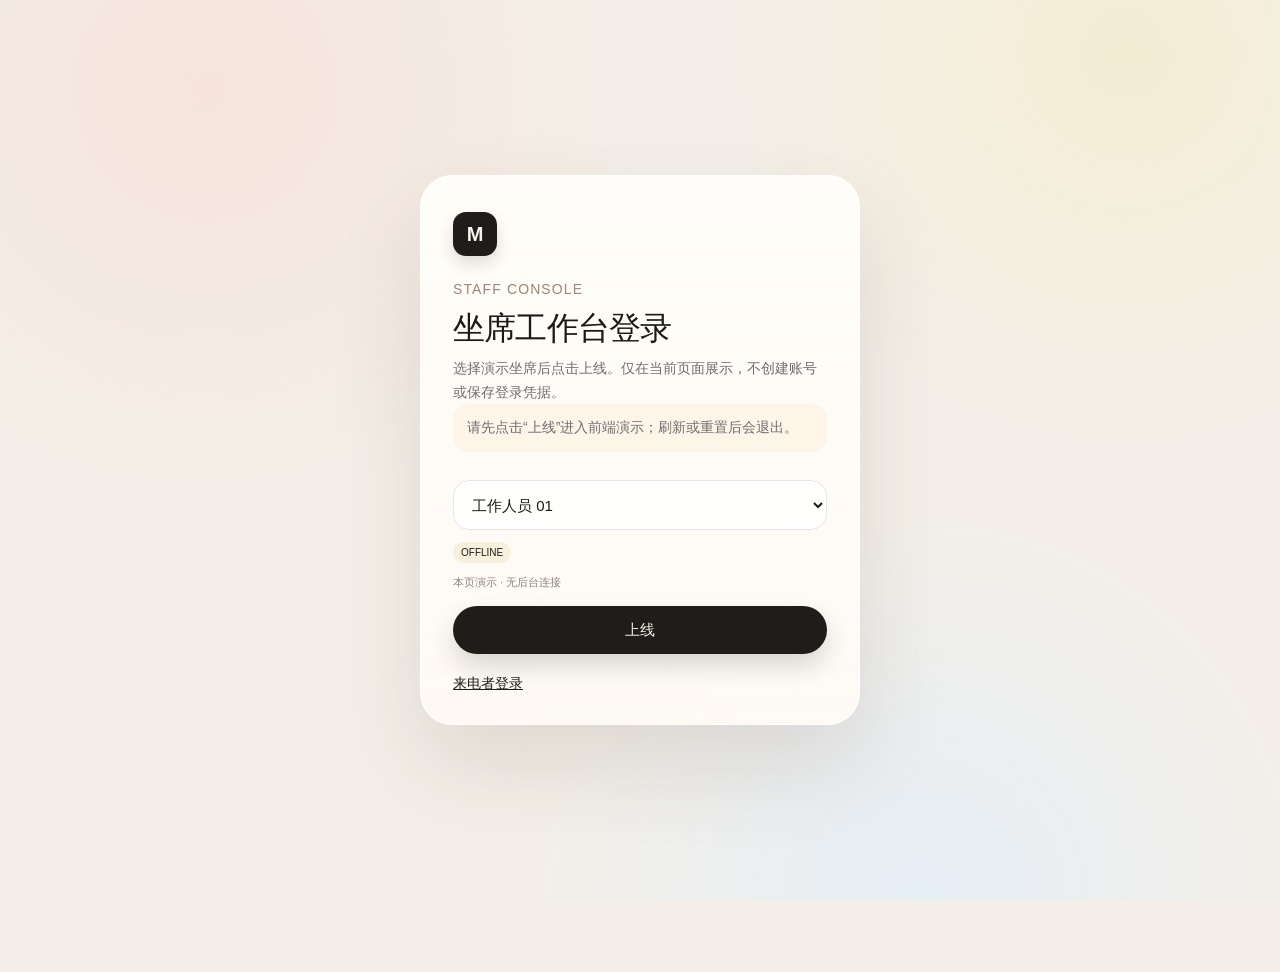
<file: index.html>
<!doctype html>
<html lang="zh-CN">
<head>
  <meta charset="utf-8">
  <meta name="viewport" content="width=device-width,initial-scale=1">
  <meta name="theme-color" content="#f3efe8">
  <title>坐席登录 · MindLink</title>
  <link rel="stylesheet" href="./styles.css">
  <link rel="stylesheet" href="./staff.css">

  <meta http-equiv="Content-Security-Policy" content="connect-src &apos;none&apos;; object-src &apos;none&apos;; base-uri &apos;none&apos;; form-action &apos;none&apos;">
  <link rel="stylesheet" href="./preview.css">
</head>
<body class="staff-page" data-preview-page="staff">
  <a class="skip-link" href="#staff-workspace">跳至工作区</a>
  <div class="app-shell staff-shell">
    <header class="topbar">
      <a class="brand" href="./index.html" aria-label="MindLink 工作人员工作台">
        <span class="brand-mark" aria-hidden="true">M</span>
        <span><strong>MindLink</strong><small>心理热线坐席工作台</small></span>
      </a>
      <nav class="staff-navigation" aria-label="工作台导航">
        <a href="./index.html" aria-current="page"><svg class="icon" aria-hidden="true"><use href="./icons.svg#headphones"></use></svg>服务工作台</a>
        <a href="./caller.html" target="_blank" rel="noopener" class="user-link">模拟来电<svg class="icon" aria-hidden="true"><use href="./icons.svg#arrow-up-right"></use></svg></a>
        <a id="staff-development-link" href="#preview-info" target="_blank" rel="noopener" hidden>开发诊断</a>
      </nav>
      <div id="staff-identity-dock" class="staff-identity-dock"></div>
    </header>

    <section id="staff-entry" class="staff-entry" aria-labelledby="staff-entry-title">
      <div id="staff-entry-card" class="staff-entry-card">
        <span class="brand-mark" aria-hidden="true">M</span>
        <p class="eyebrow">Staff Console</p>
        <h2 id="staff-entry-title">坐席工作台登录</h2>
        <p>选择演示坐席后上线。凭据只保存在本机此页签，刷新可以恢复。</p>
        <p id="staff-entry-alert" class="staff-entry-alert" role="alert" hidden></p>
        <div class="staff-identity" id="staff-identity">
          <div class="identity-picker"><label class="sr-only" for="staff-id">工作人员身份</label><svg class="icon" aria-hidden="true"><use href="./icons.svg#users"></use></svg><select id="staff-id"><option value="staff001">工作人员 01</option><option value="staff002">工作人员 02</option></select></div>
          <span id="staff-status" class="status-badge">OFFLINE</span>
          <span id="socket-status" class="connection-label">准备连接</span>
          <div class="availability-actions"><button id="online" class="button staff-online" type="button">上线</button><button id="offline" class="quiet-button" type="button" disabled>下线</button></div>
        </div>
        <p id="staff-entry-note" class="staff-entry-note"><a href="./caller.html">来电者登录</a></p>
      </div>
    </section>

    <div id="staff-notice" class="staff-notice" role="status" hidden></div>

    <main class="staff-workspace" id="staff-workspace">
      <aside class="queue-panel" aria-label="来电与人工接管队列">
        <div class="queue-heading"><div><p class="eyebrow">Incoming Calls</p><h2>来电与接管</h2></div><button id="refresh-queue" class="quiet-button queue-refresh" type="button" aria-label="刷新来电与接管队列"><svg class="icon" aria-hidden="true"><use href="./icons.svg#refresh-cw"></use></svg><span>刷新</span></button></div>
        <p class="history-note">查看 AI 正在接待的来电；人工请求按优先级与等待时间排序。</p>
        <div id="queue-list" class="queue-list" aria-live="polite"><p class="empty-state">上线后显示来电与接管请求</p></div>
        <details class="staff-work-order-history" id="work-order-history">
          <summary>通话后工单</summary>
          <div class="work-order-history-heading"><span>仅显示您的本地工单</span><button id="refresh-work-orders" class="quiet-button" type="button">刷新</button></div>
          <p id="work-order-history-status" role="status">展开后可查询已结束通话。</p>
          <div id="work-order-history-list"></div>
        </details>
        <div class="queue-footnote"><svg class="icon" aria-hidden="true"><use href="./icons.svg#shield-check"></use></svg><p>接受前可先查看交接信息。<br>一次仅接待一个会话。</p></div>
      </aside>

      <section class="conversation-panel staff-conversation" aria-label="工作人员会话">
        <div class="conversation-heading">
          <div class="staff-session-heading"><div><p class="eyebrow">当前通话 · 实时转写与文字通信</p><h1 id="current-title">请选择一个来电</h1></div><span id="current-session" class="privacy-note">尚未选择来电</span></div>
          <div id="staff-call-header" class="staff-call-header" hidden><span id="staff-call-state" class="call-state">—</span><span id="staff-call-started">来电时间 —</span><span id="staff-call-duration">通话 00:00</span></div>
          <div class="current-actions">
            <button id="accept-session" class="send-button accept-button" type="button" disabled><svg class="icon" aria-hidden="true"><use href="./icons.svg#check"></use></svg>接受接管</button>
            <p id="accept-hint" class="accept-hint">来电者请求人工后，才能接受接管。</p>
            <button id="staff-hangup" type="button" hidden>挂断</button>
            <div class="reject-controls"><input id="reject-reason" maxlength="500" placeholder="暂不接受的原因（选填）" aria-label="暂不接受的原因"><button id="reject-session" class="quiet-button" type="button" disabled>暂不接受</button></div>
          </div>
        </div>
        <div id="staff-conversation-log" class="conversation-log" role="log" aria-live="polite" aria-label="会话消息"></div>
        <form id="staff-chat-form" class="composer">
          <label class="sr-only" for="staff-message">发送给来电者</label>
          <textarea id="staff-message" rows="2" maxlength="4000" placeholder="接受接管后，在这里回复来电者…" required disabled></textarea>
          <div class="staff-voice-controls" aria-label="工作人员语音输入">
            <button id="staff-voice-start" class="quiet-button" type="button" disabled><svg class="icon" aria-hidden="true"><use href="./icons.svg#mic"></use></svg>开始说话</button>
            <button id="staff-voice-stop" class="quiet-button" type="button" disabled>停止识别</button>
            <button id="staff-voice-cancel" class="quiet-button" type="button" disabled>取消</button>
            <span id="staff-voice-status" role="status">接受接管后可使用语音输入</span>
          </div>
          <p id="staff-voice-partial" class="staff-voice-partial" aria-live="polite" hidden></p>
          <section id="staff-voice-review" class="staff-voice-review" aria-label="核对工作人员语音转写" hidden>
            <label id="staff-voice-review-label" for="staff-voice-transcript">核对识别文字后发送</label>
            <textarea id="staff-voice-transcript" rows="3" maxlength="4000" aria-describedby="staff-voice-review-label"></textarea>
            <button id="staff-voice-confirm" class="quiet-button" type="button">确认发送</button>
          </section>
          <div class="composer-footer"><span id="staff-composer-note">AI 资料仅供工作人员参考，不自动发送给用户。</span><button id="staff-send" class="send-button" type="submit" disabled>发送<svg class="icon" aria-hidden="true"><use href="./icons.svg#arrow-right"></use></svg></button></div>
          <p class="staff-voice-disclosure">浏览器中文识别可能使用浏览器厂商服务；识别文字核对后发送，不传送人工音频。</p>
        </form>
        <details class="end-service-block" id="end-service-block" hidden>
          <summary><span><svg class="icon" aria-hidden="true"><use href="./icons.svg#file-text"></use></svg>结束服务与跟进</span><svg class="icon disclosure-icon" aria-hidden="true"><use href="./icons.svg#chevron-down"></use></svg></summary>
          <form id="end-service-form">
            <label for="staff-notes">工作人员备注</label>
            <textarea id="staff-notes" rows="2" maxlength="2000" placeholder="记录已完成的流程与需要跟进的事项"></textarea>
            <label class="checkbox-label"><input id="follow-up-required" type="checkbox">需要后续跟进</label>
            <div id="follow-up-fields" hidden><label for="follow-up-reason">跟进原因</label><input id="follow-up-reason" maxlength="500" placeholder="请填写跟进原因"><label for="suggested-time">建议跟进时间（选填）</label><input id="suggested-time" type="datetime-local"></div>
            <button id="end-session" class="handoff-action" type="submit">结束服务并生成工单</button>
          </form>
        </details>
      </section>

      <aside class="status-panel copilot-panel" aria-label="AI 协作辅助">
        <div class="status-heading"><div><p class="eyebrow">仅工作人员可见</p><h2><svg class="icon" aria-hidden="true"><use href="./icons.svg#activity"></use></svg>AI Copilot</h2></div><span id="copilot-status" class="status-badge">等待来电</span></div>
        <p class="copilot-boundary">帮助整理信息与查找资料，由您作出专业判断。</p>
        <section class="desk-visual" aria-label="来电分布">
          <div class="desk-ring-card">
            <div class="summary-title"><h3>来电分布</h3><span id="desk-ring-caption">上线后显示</span></div>
            <div class="desk-ring-layout">
              <div class="desk-ring-wrap">
                <div id="desk-ring" class="desk-ring" role="img" aria-label="暂无来电"></div>
                <strong id="desk-ring-value">0</strong>
              </div>
              <ul id="desk-legend" class="desk-legend"></ul>
            </div>
            <div id="desk-timing" class="desk-timing" aria-label="当前通话阶段时长"><p class="desk-timing-label">完成相关步骤后显示阶段时长</p></div>
          </div>
          <div class="desk-kpis">
            <article class="desk-kpi"><span class="desk-dot tone-ai"></span><span>来电</span><strong id="desk-kpi-total">0</strong></article>
            <article class="desk-kpi"><span class="desk-dot tone-wait"></span><span>等待人工</span><strong id="desk-kpi-wait">0</strong></article>
            <article class="desk-kpi"><span class="desk-dot tone-human"></span><span>当前通话</span><strong id="desk-kpi-duration">—</strong></article>
          </div>
        </section>
        <section class="summary-block request-summary"><div class="summary-title"><h3>来电者主要诉求</h3></div><p id="main-request">选择来电后查看</p></section>
        <section class="summary-block work-order-block" id="work-order-block" aria-labelledby="work-order-title" hidden><div class="summary-title"><h3 id="work-order-title">通话后自动工单</h3><span id="work-order-status">待工作人员审核</span></div><p id="work-order-note" class="assistance-note">结束服务后自动保存本地工单，供工作人员审核与跟进。</p><div id="work-order-record" class="detail-content"></div></section>
        <section class="summary-block live-summary"><div class="summary-title"><h3>实时对话摘要</h3><span id="copilot-updated">—</span></div><p id="copilot-summary">选择会话后显示摘要与已提供信息。</p><ul id="copilot-summary-evidence" class="summary-evidence-list" aria-label="摘要对应的对话摘录"></ul><p id="copilot-summary-note" class="assistance-note">根据已保存的对话原话整理，由工作人员核实。</p></section>
        <section class="summary-block risk-prompt-block" aria-labelledby="staff-risk-title"><div class="summary-title"><h3 id="staff-risk-title">风险提示 · 原话核对</h3><span>仅工作人员可见</span></div><p class="assistance-note">规则匹配只提醒核实明确表达，不作风险等级或诊断结论。</p><ul id="staff-risk-prompts" class="detail-list" aria-live="polite"><li>选择会话后显示需核实的表达。</li></ul></section>
        <details class="information-block" open><summary>接管原因与已收集信息</summary><p id="staff-handoff-reasons" class="detail-content">—</p><div id="staff-collected" class="detail-content"></div></details>
        <section class="staff-knowledge"><div class="summary-title"><h3>相关参考资料</h3><span class="reference-label">知识来源</span></div><ul id="staff-sources" class="detail-list"></ul></section>
        <section class="staff-knowledge-library" aria-labelledby="staff-knowledge-title">
          <div class="summary-title"><h3 id="staff-knowledge-title">知识检索</h3><span>全国心理健康资料库</span></div>
          <p class="assistance-note">查看出处与审核状态。待审资料仅供核对，不自动发送给来电者。</p>
          <form id="staff-knowledge-form" class="knowledge-search-form">
            <label class="sr-only" for="staff-knowledge-query">查询全国心理健康资料</label>
            <input id="staff-knowledge-query" maxlength="500" placeholder="例如：压力、青少年、保密边界" autocomplete="off" required>
            <button id="staff-knowledge-search" class="quiet-button" type="submit">检索</button>
          </form>
          <p id="staff-knowledge-status" class="detail-content" role="status">查询后显示出处与审核状态。</p>
          <ul id="staff-knowledge-results" class="detail-list"></ul>
          <details class="information-block"><summary>咨询对话数据集候选</summary><p class="detail-content">仅登记研究目录；尚未下载或用于训练及业务回答。</p><ul id="staff-knowledge-datasets" class="detail-list"></ul></details>
        </section>
        <section class="summary-block suggested-actions"><div class="summary-title"><h3>服务流程建议</h3></div><ul id="next-actions" class="detail-list"></ul></section>
        <details class="information-block" id="staff-package"><summary>完整交接资料</summary><div id="staff-package-content" class="detail-content"></div></details>
        <details class="information-block technical-details"><summary>会话状态</summary><div class="state-list"><div class="state-row"><span>当前意图</span><strong id="staff-intent">—</strong></div><div class="state-row"><span>当前技能</span><strong id="staff-skill">—</strong></div><div class="state-row"><span>接管状态</span><strong id="staff-handoff">—</strong></div></div></details>
        <details class="information-block staff-trace-block" open><summary><span>执行轨迹 <small>Agent Trace</small></span><span id="staff-trace-status" class="trace-status-label">—</span></summary><p id="staff-trace-id" class="trace-label">只记录系统可观察动作</p><ol id="staff-trace-steps" class="trace-steps"></ol></details>
        <details class="information-block"><summary>接管与辅助耗时</summary><div id="handoff-metrics" class="detail-content"></div></details>
        <details class="information-block" id="final-record-block" hidden><summary>最终服务记录</summary><div id="final-record" class="detail-content"></div></details>
        <details class="information-block" id="follow-up-block" hidden><summary>后续跟进任务</summary><div id="follow-up-record" class="detail-content"></div></details>
        <p class="panel-footnote">本机模拟来电工作台。接管后可说话转写并核对发送，也可文字输入；尚无双方音频通话。摘要、风险提示与工单仅供工作人员核实，工单未投递到外部机构。AI 不提供诊断、治疗方案或专业风险结论。请勿输入真实敏感信息。</p>
      </aside>
    </main>
    <footer class="footer"><span>MindLink · 人机协同工作台</span><span>工作人员作出决定，AI 提供信息辅助</span></footer>
  </div>
  
  
  
  

  <script src="./preview.js" defer></script>
</body>
</html>
</file>
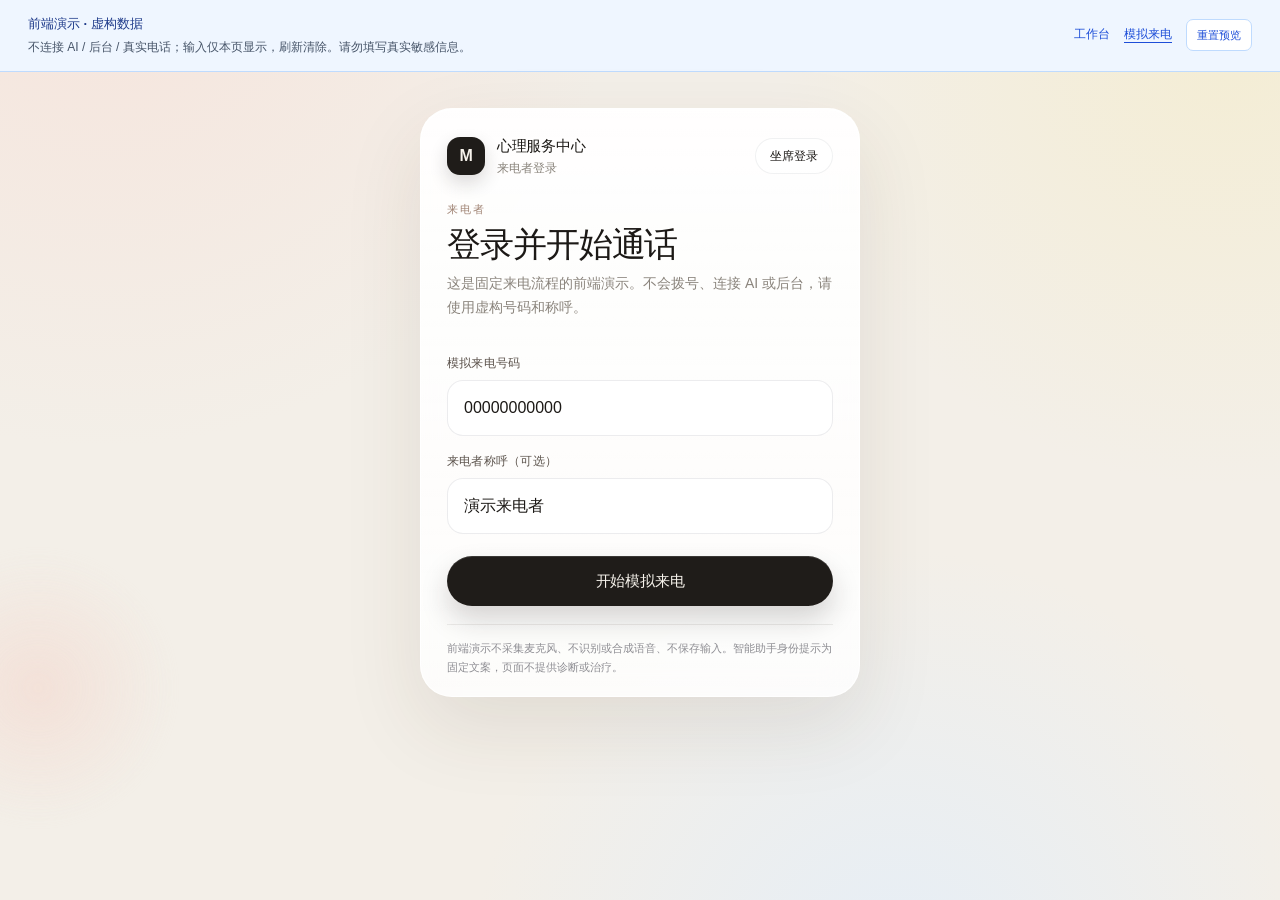
<file: caller.html>
<!doctype html>
<html lang="zh-CN">
<head>
  <meta charset="utf-8">
  <meta name="viewport" content="width=device-width, initial-scale=1">
  <meta name="theme-color" content="#f3efe8">
  <title>来电者登录 | 心理服务中心</title>
  <link rel="stylesheet" href="./caller.css">

  <meta http-equiv="Content-Security-Policy" content="connect-src &apos;none&apos;; object-src &apos;none&apos;; base-uri &apos;none&apos;; form-action &apos;none&apos;">
  <link rel="stylesheet" href="./preview.css">
</head>
<body data-preview-page="caller">
  <main class="caller-shell">
    <header class="caller-header"><span class="brand-symbol" aria-hidden="true">M</span><div><strong>心理服务中心</strong><span>来电者登录</span></div><a class="role-switch" href="./index.html?staff_id=staff001">坐席登录</a></header>
    <section id="call-setup" class="call-setup" aria-labelledby="setup-heading">
      <p class="eyebrow">来电者</p><h1 id="setup-heading">登录并开始通话</h1>
      <p>使用模拟号码进入。此页面用于开发和演示，尚未接入真实电话或机构坐席。请使用模拟资料。</p>
      <form id="incoming-form">
        <label for="caller-number">模拟来电号码</label><input id="caller-number" type="tel" value="13800138000" maxlength="32" required autocomplete="off">
        <label for="caller-name">来电者称呼（可选）</label><input id="caller-name" type="text" maxlength="80" placeholder="例如：演示来电者" autocomplete="off">
        <button id="simulate-call" type="submit" class="primary-button">登录并接通</button>
      </form>
    </section>
    <section id="call-screen" class="call-screen" aria-label="当前通话" hidden>
      <div id="call-avatar" class="call-avatar" data-party="ai" aria-hidden="true"><img id="assistant-avatar" src="./robot.png" alt=""><span id="human-avatar" hidden>工</span></div><h1>心理服务中心</h1>
      <p id="call-status" class="call-status" role="status">正在连接</p>
      <p id="call-party" class="call-party">智能语音助手</p>
      <time id="call-duration" class="call-duration">00:00</time>
      <div class="device-states"><span>麦克风 <strong id="microphone-status">已停止</strong></span><span>扬声器 <strong id="speaker-status">待命</strong></span></div>
      <p id="call-notice" class="call-notice" role="status"></p>
      <p id="human-note" class="human-note" hidden>人工接听后，双方都可说话转成文字发送。点击“开始说话”即可输入；目前没有双方音频通话。</p>
      <p id="call-caption" class="call-caption" aria-live="polite" hidden></p>
      <div class="call-buttons">
        <button id="answer-call" class="primary-button" type="button" hidden>接通模拟来电</button>
        <button id="voice-start" type="button" disabled>开始说话</button>
        <button id="voice-stop" type="button" disabled>结束说话</button>
        <button id="voice-interrupt" type="button" disabled>打断播报</button>
        <button id="speaker-toggle" type="button" aria-pressed="false">关闭扬声器</button>
        <button id="voice-pause" type="button" disabled>暂停语音</button>
        <button id="request-staff" type="button" disabled>转接工作人员</button>
      </div>
      <button id="hangup-call" class="hangup-button" type="button" disabled><svg viewBox="0 0 24 24" aria-hidden="true"><path d="M3 15.5c-1.8-.9-1.5-3.4.1-4.6 4.7-3.3 13.1-3.3 17.8 0 1.6 1.2 1.9 3.7.1 4.6l-2.6 1.2c-.9.4-2-.1-2.2-1.1l-.4-1.8a13.2 13.2 0 0 0-7.6 0l-.4 1.8c-.2 1-1.3 1.5-2.2 1.1z"/></svg>挂断</button>
      <button id="new-call" type="button" class="quiet-button" hidden>模拟新的来电</button>
      <details class="voice-options"><summary>语音设置与转写核对</summary>
        <label><input id="voice-review-mode" type="checkbox">发送前核对转写</label>
        <label><input id="voice-continuous" type="checkbox">连续对话</label>
        <label><input id="voice-headphone-barge" type="checkbox">耳机说话打断（试验）</label>
        <p>连续对话须主动开始说话；播报结束后再听取下一句。说话打断请佩戴耳机，浏览器无法保证隔离扬声器回声。</p>
        <a href="#preview-info" target="_blank" rel="noopener">检查麦克风与中文识别</a>
      </details>
      <section id="voice-review" class="voice-review" aria-label="核对语音转写" hidden>
        <h2>核对转写</h2><p id="voice-review-reason"></p>
        <label class="sr-only" for="voice-review-text">核对或修改要发送的文字</label><textarea id="voice-review-text" rows="3" maxlength="4000"></textarea>
        <p id="voice-review-note" role="status"></p>
        <div class="review-buttons"><button id="voice-review-send" class="primary-button" type="button">确认并发送</button><button id="voice-review-discard" type="button">丢弃转写</button></div>
      </section>
    </section>
    <p id="connection-notice" class="connection-notice" role="alert" hidden></p>
    <button id="retry-call" type="button" class="quiet-button" hidden>恢复通话连接</button>
    <details id="development-tools" class="development-tools" hidden><summary>开发模式：文字输入</summary>
      <form id="text-form"><label class="sr-only" for="text-input">发送演示文字</label><textarea id="text-input" rows="2" maxlength="4000" placeholder="开发测试用文字输入"></textarea><button id="text-send" type="submit">发送文字</button></form>
    </details>
    <footer>智能语音助手会明确说明身份，不提供诊断或治疗。<br>音频可能发送至浏览器厂商服务；本站不保存原始音频，已发送的转写会保存并用于服务处理。</footer>
  </main>
  

  <script src="./preview.js" defer></script>
</body>
</html>
</file>
<file: styles.css>
:root{font-family:'DM Sans','Noto Sans SC',sans-serif;color:#0f172a;background:#f8fafc;font-synthesis:none;text-rendering:optimizeLegibility;--ink:#0f172a;--muted:#64748b;--line:#e2e8f0;--green:#2563eb;--pale:#eff6ff;--coral:#d97559;--paper:#fff}
*{box-sizing:border-box}body{margin:0;min-width:320px;min-height:100vh;background:radial-gradient(ellipse at 4% 0%,#e4eee5 0,transparent 36%),#f8fafc}.app-shell{min-height:100vh;display:flex;flex-direction:column}.topbar{height:72px;padding:0 5.2vw;display:flex;align-items:center;justify-content:space-between;border-bottom:1px solid #dfe5df;background:rgba(250,251,248,.82)}.brand{display:flex;align-items:center;gap:11px;color:inherit;text-decoration:none}.brand-mark{width:34px;height:34px;display:grid;place-items:center;background:#2563eb;color:white;font-family:Georgia,serif;font-weight:700;font-size:21px;border-radius:9px 9px 9px 2px}.brand strong,.brand small{display:block}.brand strong{font-size:15px;line-height:1.15;letter-spacing:0}.brand small{color:#7c857e;font-size:10px;margin-top:4px}.topbar-meta{display:flex;align-items:center;gap:9px;color:#758078;font-size:12px}.live-dot,.status-badge i{width:7px;height:7px;background:#55a475;border-radius:50%}.divider{height:13px;width:1px;background:#d7ddd7;margin:0 4px}.new-session{font:inherit;font-size:12px;padding:9px 12px;border:1px solid #d8dfd8;background:transparent;border-radius:5px;color:#334155;cursor:pointer}.new-session:hover{background:#eaf0ea}.workspace{width:min(1220px,calc(100% - 64px));margin:38px auto 30px;display:grid;grid-template-columns:minmax(0,1fr) 320px;gap:26px;flex:1}.conversation-panel{background:var(--paper);border:1px solid var(--line);border-radius:8px;min-height:650px;display:flex;flex-direction:column;overflow:hidden;box-shadow:0 12px 40px rgba(36,57,44,.035)}.conversation-heading{padding:27px 30px 20px;border-bottom:1px solid #edf0ec;display:flex;justify-content:space-between;align-items:flex-end;gap:16px}.eyebrow{font-size:10px;letter-spacing:1.25px;text-transform:uppercase;color:#718579;margin:0 0 8px}.conversation-heading h1{font-size:19px;font-weight:600;letter-spacing:0;margin:0}.privacy-note{font-size:10px;color:#87918a;white-space:nowrap}.conversation-log{flex:1;padding:27px 30px;overflow:auto;display:flex;flex-direction:column;gap:24px}.message{display:flex;gap:11px;max-width:88%;animation:arrive .32s ease both}.user-message{align-self:flex-end;flex-direction:row-reverse}.avatar{flex:0 0 30px;width:30px;height:30px;border-radius:50%;display:grid;place-items:center;background:#eff6ff;color:#2563eb;font-family:Georgia,serif;font-size:15px}.user-message .avatar{background:#f2e8e2;color:#a75d48;font-family:inherit;font-size:11px}.message-body{min-width:0}.speaker{display:flex;align-items:center;gap:9px;color:#536259;font-size:11px;font-weight:600;margin:2px 0 7px}.speaker time{font-weight:400;color:#a1a9a2}.message-body p{font-size:13px;line-height:1.8;margin:0;color:#343d37;white-space:pre-wrap}.user-message .message-body p{background:#eff6ff;padding:11px 14px;border-radius:8px 2px 8px 8px}.composer{margin:0 22px 20px;border:1px solid #dfe5df;border-radius:7px;background:#fcfdfb;box-shadow:0 3px 12px rgba(30,50,36,.035)}.composer textarea{display:block;width:100%;resize:vertical;min-height:54px;max-height:160px;padding:15px 16px;border:0;outline:0;background:transparent;font:inherit;font-size:13px;color:var(--ink)}.composer textarea::placeholder{color:#a0a9a1}.composer-footer{display:flex;align-items:center;justify-content:space-between;padding:8px 10px 9px 16px;color:#919b93;font-size:10px}.send-button{display:flex;align-items:center;gap:14px;background:#2563eb;color:white;border:0;border-radius:5px;padding:8px 12px;font:inherit;font-size:11px;cursor:pointer}.send-button:hover{background:#1d4ed8}.send-button span{font-size:15px}.send-button:disabled{opacity:.55;cursor:wait}.status-panel{padding:23px 21px 18px;background:#f8fafc;border:1px solid var(--line);border-radius:8px;align-self:start}.status-heading{display:flex;align-items:center;justify-content:space-between;border-bottom:1px solid var(--line);padding-bottom:18px}.status-heading .eyebrow{margin-bottom:5px}.status-heading h2{font-size:17px;margin:0;font-weight:600}.status-badge{display:flex;align-items:center;gap:6px;color:#54745f;font-size:10px;background:#edf4ed;border-radius:20px;padding:5px 8px}.status-badge i{width:6px;height:6px}.state-list{padding:7px 0 10px}.state-row{min-height:42px;display:flex;align-items:center;justify-content:space-between;gap:12px;border-bottom:1px solid #eff1ed;font-size:11px}.state-row>span{color:#89938b}.state-row strong{font-size:11px;font-weight:600;color:#334155;text-align:right;overflow-wrap:anywhere}.tools-row{align-items:flex-start;padding:12px 0}.tool-list{display:flex;justify-content:flex-end;gap:5px;flex-wrap:wrap}.tool-chip{font-size:9px;color:#2563eb;background:#eaf2eb;padding:4px 6px;border-radius:3px}.empty-state{font-size:10px;color:#a1aaa2}.handoff-clear{color:#44815a!important}.handoff-active{color:#b3543e!important}.handoff-card{display:flex;gap:10px;padding:12px;background:#fff2ec;border:1px solid #f0d5c9;border-radius:5px;margin:8px 0 14px;animation:arrive .25s ease both}.handoff-icon{width:24px;height:24px;flex:0 0 24px;display:grid;place-items:center;background:#f5dfd4;color:#a75037;border-radius:50%}.handoff-card strong{font-size:11px;color:#7f3f30}.handoff-card p{font-size:10px;line-height:1.6;color:#96685e;margin:4px 0 0}.summary-block{margin:15px 0 17px}.summary-title{display:flex;align-items:center;justify-content:space-between}.summary-title h3{font-size:12px;margin:0;font-weight:600}.summary-title span{font-size:9px;color:#8c968d}.summary-block>p{font-size:11px;line-height:1.8;color:#69746c;margin:9px 0 0;min-height:42px;overflow-wrap:anywhere}.handoff-action{width:100%;padding:10px;border:1px solid #d9e3db;background:#f2f7f2;color:#2563eb;border-radius:5px;display:flex;align-items:center;justify-content:center;gap:8px;font:inherit;font-size:11px;cursor:pointer}.handoff-action:hover{background:#e7f0e8}.handoff-action span{font-size:16px}.panel-footnote{font-size:9px;color:#a0a8a1;line-height:1.5;text-align:center;margin:9px 0 0}.footer{padding:14px 5.2vw;display:flex;justify-content:space-between;color:#909991;font-size:10px;border-top:1px solid #e1e6e1}.sr-only{position:absolute;width:1px;height:1px;padding:0;margin:-1px;overflow:hidden;clip:rect(0,0,0,0);white-space:nowrap;border:0}@keyframes arrive{from{opacity:0;transform:translateY(5px)}to{opacity:1;transform:translateY(0)}}
@media(max-width:820px){.workspace{width:min(100% - 32px,680px);grid-template-columns:1fr;margin:20px auto;gap:14px}.conversation-panel{min-height:540px}.status-panel{order:2}.topbar{padding:0 16px}.topbar-meta{font-size:0;gap:6px}.topbar-meta .live-dot{font-size:initial}.topbar-meta .divider{display:none}.topbar-meta #session-label{font-size:10px;max-width:120px;overflow:hidden;text-overflow:ellipsis}.footer{padding:12px 16px;gap:10px;font-size:9px}.conversation-heading{align-items:flex-start;padding:22px 18px 17px;flex-direction:column;gap:8px}.conversation-heading h1{font-size:17px}.conversation-log{padding:22px 18px}.composer{margin:0 12px 12px}.message{max-width:95%}}
@media(max-width:420px){.brand small{display:none}.new-session{font-size:10px;padding:8px}.workspace{width:calc(100% - 20px)}.conversation-panel{min-height:560px}.composer-footer>span{max-width:65%;line-height:1.5}.footer span:last-child{text-align:right}}
@media(prefers-reduced-motion:reduce){*,*::before,*::after{animation-duration:.01ms!important;scroll-behavior:auto!important}}
.handoff-card[hidden]{display:none}

/* Phase 2: preserve the chat layout, add session navigation and observable execution. */
.workspace{width:min(1460px,calc(100% - 48px));grid-template-columns:190px minmax(0,1fr) 350px;gap:18px;margin-top:26px}
.history-panel{background:#f8fafc;border:1px solid var(--line);border-radius:8px;padding:18px 12px;align-self:start;max-height:calc(100vh - 150px);overflow:auto}
.history-heading{display:flex;align-items:center;justify-content:space-between;gap:8px;padding:0 3px}
.history-heading h2{font-size:14px;margin:0;font-weight:600}.history-note{font-size:10px;color:var(--muted);padding:0 3px;line-height:1.6}
.quiet-button{border:0;border-radius:4px;background:transparent;color:#2563eb;font:inherit;font-size:11px;cursor:pointer;padding:5px}.quiet-button:hover{background:#eff6ff}
.session-list{display:flex;flex-direction:column;gap:6px;font-size:11px;color:var(--muted);overflow-wrap:anywhere}
.session-item{width:100%;text-align:left;font:inherit;cursor:pointer;color:var(--ink);border:1px solid transparent;background:transparent;border-radius:6px;padding:10px 8px;display:flex;flex-direction:column;gap:6px}
.session-item:hover{background:#f0f5ee}.session-item.selected{background:#eff6ff;border-color:#bfdbfe}.session-time{color:#7c887f;font-size:10px}.session-item strong{font-size:11px;font-weight:500;line-height:1.6;display:-webkit-box;-webkit-line-clamp:2;-webkit-box-orient:vertical;overflow:hidden;overflow-wrap:anywhere}.session-item small{font-size:9px;line-height:1.6;color:#718077}
button:disabled{opacity:.5;cursor:default}.conversation-panel{height:calc(100vh - 150px);min-height:610px}.conversation-heading{padding:24px 23px 18px;flex-direction:column;align-items:flex-start;gap:8px}.conversation-heading h1{font-size:18px}.conversation-log{min-height:0;padding:25px 23px}.composer{flex-shrink:0}.conversation-heading,.composer{flex-shrink:0}
.status-panel{max-height:calc(100vh - 150px);overflow:auto;padding:21px 18px 18px}.state-row>span{white-space:nowrap}.state-row strong{max-width:190px}.tool-list{font-size:10px;color:#849387}.status-badge{max-width:120px;overflow-wrap:anywhere;text-align:center}
.connection-notice,.lifecycle-notice{padding:12px 20px;font-size:11px;line-height:1.7;background:#fff4e8;color:#8b5736;border-bottom:1px solid #f0e2d2;flex-shrink:0}.connection-notice{display:flex;align-items:center;justify-content:space-between;gap:8px}.connection-notice[hidden],.lifecycle-notice[hidden],.information-block[hidden]{display:none}
.information-block{margin:12px 0;border-top:1px solid #e8ece6;padding-top:12px}.information-block summary{font-size:11px;color:#486451;cursor:pointer;line-height:1.6}.detail-content,.detail-list{font-size:10px;line-height:1.8;color:#758079;overflow-wrap:anywhere;margin:9px 0}.detail-content p{margin:5px 0}.detail-content strong{color:#58695e;font-weight:500}.detail-list{padding-left:16px}
.trace-block{margin:18px 0;padding-top:15px;border-top:1px solid var(--line)}.trace-label{font-size:9px;color:#8c968f;line-height:1.7;overflow-wrap:anywhere}.trace-steps{list-style:none;padding:0;margin:12px 0;display:flex;flex-direction:column;gap:11px}.trace-step{display:flex;gap:9px;align-items:flex-start}.trace-icon{width:20px;height:20px;flex:0 0 20px;border-radius:50%;display:grid;place-items:center;background:#e8f1e8;color:#2d7750;font-size:11px}.trace-step.error .trace-icon{color:#b8543d;background:#f8e8e3}.trace-step.running .trace-icon{background:#fff0d6;color:#a87b31}.trace-step.skipped .trace-icon{background:#eef0ed;color:#8c948d}.trace-step>div{min-width:0}.trace-step strong{display:block;font-size:11px;color:#485d50;line-height:1.5}.trace-step p{font-size:10px;line-height:1.6;color:#687b6e;margin:3px 0;overflow-wrap:anywhere}.trace-step small{font-size:9px;color:#97a199;overflow-wrap:anywhere}
.handoff-buttons{display:grid;gap:8px}.simulation-action{background:transparent;font-size:10px}.panel-footnote{text-align:left;line-height:1.8;margin-top:13px}.summary-block>p{max-height:155px;overflow:auto}
.detail-list li{margin-bottom:10px}.detail-list strong{font-weight:500;color:#566d5e}.detail-list p{margin:4px 0;color:#7c867f}
.voice-panel{padding:12px 23px;background:#f0f9ff;border-bottom:1px solid #e7ede5;flex-shrink:0}.voice-heading{display:flex;align-items:center;justify-content:space-between;gap:10px}.voice-heading>div{display:flex;align-items:center;gap:9px}.voice-heading strong{font-size:11px;font-weight:600;color:#334155}.voice-state{font-size:9px;letter-spacing:.4px;border-radius:12px;padding:4px 7px;background:#e3eee1;color:#3f7652}.voice-error{color:#a95037;background:#f7e5df}.voice-note{font-size:10px;line-height:1.6;margin:5px 0;color:#687e6b}.voice-transcript{font-size:11px;line-height:1.6;min-height:0;margin:6px 0;color:#334155;overflow-wrap:anywhere;max-height:48px;overflow:auto}.voice-transcript:empty{display:none}.voice-buttons{display:flex;flex-wrap:wrap;gap:7px;margin:8px 0}.voice-buttons button{font:inherit;font-size:10px;padding:7px 10px;border-radius:5px;border:1px solid #cfdecc;color:#334155;background:#fff;cursor:pointer}.voice-buttons button:disabled{cursor:default}.voice-buttons button:hover:enabled{background:#e9f2e6}.voice-privacy{display:block;font-size:9px;line-height:1.6;color:#8a968a}.voice-panel:has(.voice-state.voice-error){background:#fff8f2}
@media(max-width:640px){.voice-panel{padding:10px 17px}.conversation-panel{height:740px}.voice-privacy{font-size:8px}}
.voice-heading strong{font-size:13px}.voice-buttons #voice-start{min-width:135px;min-height:44px;padding:10px 16px;font-size:12px;background:#2563eb;border-color:#2563eb;color:#fff}.voice-buttons #voice-start:hover:enabled{background:#1d4ed8}.voice-buttons button{min-height:38px}
:focus-visible{outline:2px solid #60a5fa;outline-offset:3px}
.voice-review-option{display:flex;align-items:center;gap:7px;font-size:10px;color:#536c59;line-height:1.6;margin:9px 0}.voice-review-option input{accent-color:#2563eb}
.voice-review{padding:12px;margin:10px 0;background:#fff;border:1px solid #cddccc;border-radius:7px}.voice-review[hidden]{display:none}.voice-review-heading{display:flex;justify-content:space-between;align-items:center;gap:10px;font-size:11px;color:#334155}.voice-review-heading span{font-size:9px;color:#788877}.voice-review p{font-size:10px;line-height:1.7;color:#6d7e6b;margin:7px 0}.voice-review textarea{display:block;width:100%;min-height:75px;max-height:200px;resize:vertical;border:1px solid #dbe4d8;border-radius:5px;padding:9px;font:inherit;font-size:12px;line-height:1.7;color:var(--ink);background:#fbfdf9}.voice-review #voice-review-send{background:#2563eb;color:#fff;border-color:#2563eb}.voice-panel:has(.voice-review:not([hidden])){max-height:60%;overflow:auto}.voice-review .voice-buttons{margin-bottom:0}
@media(max-width:640px){.conversation-panel:has(.voice-review:not([hidden])){height:auto;min-height:780px}.voice-panel:has(.voice-review:not([hidden])){max-height:none;overflow:visible}.conversation-panel:has(.voice-review:not([hidden])) .conversation-log{min-height:100px;max-height:280px}}
.simulation-action[hidden],.handoff-action[hidden]{display:none}.staff-message .avatar{background:#e8eef7;color:#3b6297;font-family:inherit;font-size:11px}.staff-message .message-body p{background:#f1f5fb;border-left:2px solid #9ab1d2;border-radius:4px;padding:10px 13px}.system-message{max-width:100%}.system-message .avatar{background:#f1f0e9;color:#85826a}.system-message .message-body p{font-size:11px;color:#7b837c}.message-channel{font-size:9px;font-weight:400;color:#84908a;border:1px solid #dce4dd;padding:1px 4px;border-radius:3px}.panel-footnote a{color:#2563eb}.topbar-meta #realtime-label{font-size:10px;color:#548168}
@media(max-width:1160px){.workspace{grid-template-columns:160px minmax(0,1fr) 310px;gap:12px;width:calc(100% - 28px)}.status-panel{padding:18px 14px}.composer-footer>span{max-width:65%;line-height:1.6}.conversation-heading h1{font-size:16px}.conversation-log{padding:22px 18px}.conversation-heading{padding:22px 18px 17px}.state-row{font-size:10px}.state-row strong{font-size:10px;max-width:155px}}
@media(max-width:980px){.workspace{grid-template-columns:165px minmax(0,1fr);width:calc(100% - 32px)}.conversation-panel{height:650px;min-height:560px}.status-panel{grid-column:1 / -1;max-height:none;order:initial;display:block}.history-panel{max-height:650px}.status-heading h2{font-size:17px}.state-row strong{max-width:60%;font-size:11px}.state-list{display:grid;grid-template-columns:1fr 1fr;gap:0 24px}.handoff-buttons{grid-template-columns:repeat(3,1fr)}.trace-steps{display:grid;grid-template-columns:1fr 1fr;gap:15px}.summary-block>p{max-height:none}}
@media(max-width:640px){.workspace{grid-template-columns:1fr;gap:14px;margin:16px auto;width:calc(100% - 24px)}.history-panel{max-height:220px;padding:13px}.session-list{max-height:145px;overflow:auto}.session-item{padding:8px}.history-note{margin:6px 0 9px}.conversation-panel{height:610px;min-height:500px}.status-panel{grid-column:auto}.state-list{grid-template-columns:1fr}.handoff-buttons{grid-template-columns:1fr}.trace-steps{grid-template-columns:1fr}.conversation-heading h1{font-size:16px}.privacy-note{font-size:9px}.connection-notice,.lifecycle-notice{padding:10px 15px}.composer-footer>span{font-size:9px}.topbar-meta #session-label{max-width:110px}}

/* Product foundation: system type, airy canvas, one calm blue. */
:root{font-family:-apple-system,BlinkMacSystemFont,"Segoe UI","PingFang SC","Microsoft YaHei",sans-serif;--canvas:#f3efe8;--surface:#fffdf9;--accent:#1f1c19;--accent-soft:#f6f0dc;--ink:#1c1916;--muted:#8a847c;--line:#ebe4da;--green:var(--accent);--pale:var(--accent-soft);--radius:18px;--shadow:0 12px 40px rgba(70,48,32,.06);color:var(--ink);background:var(--canvas)}
body{background:var(--canvas)}button,input,textarea,select{font-family:inherit}button,a,summary{ -webkit-tap-highlight-color:transparent}button,a{transition:background-color .15s,border-color .15s,color .15s,box-shadow .15s}button:disabled{opacity:.45;cursor:default}a{color:var(--accent)}:focus-visible{outline:3px solid #93c5fd;outline-offset:3px}
.icon{width:18px;height:18px;flex-shrink:0;fill:none;stroke:currentColor;stroke-width:1.7;stroke-linecap:round;stroke-linejoin:round}.skip-link{position:fixed;left:20px;top:-80px;z-index:100;padding:12px 18px;background:white;border:1px solid var(--accent);border-radius:8px}.skip-link:focus{top:12px}
.topbar{height:76px;padding:0 28px;background:white;border-color:var(--line);gap:24px}.brand-mark{background:var(--accent);font-family:inherit;border-radius:10px;font-size:19px;width:36px;height:36px}.brand strong{font-size:17px;letter-spacing:-.5px}.brand small{font-size:11px;color:var(--muted)}.topbar-meta{margin-left:auto;color:var(--muted);font-size:11px}.topbar-meta #realtime-label{color:#475569}.live-dot{background:#22a080;box-shadow:0 0 0 3px #ecfdf5}.new-session{display:inline-flex;align-items:center;gap:7px;min-height:38px;padding:9px 13px;border-color:var(--line);background:white;color:var(--ink);border-radius:8px;font-size:12px}.new-session:hover{background:var(--accent-soft);border-color:#bfdbfe}
.workspace{width:min(1680px,calc(100% - 48px));margin:24px auto 18px;grid-template-columns:220px minmax(0,1fr) 310px;gap:0;border:1px solid rgba(0,0,0,.04);border-radius:24px;background:white;overflow:hidden;box-shadow:0 18px 50px rgba(0,0,0,.05);align-items:stretch}
.history-panel{align-self:stretch;border:0;border-right:1px solid var(--line);border-radius:0;background:#f8fafc;padding:24px 12px;max-height:calc(100dvh - 150px)}.history-heading{padding:0 8px}.history-heading h2{font-size:14px}.history-note{font-size:11px;color:var(--muted);padding:0 8px;margin:12px 0 22px}.quiet-button{font-size:12px;padding:7px 8px;color:var(--muted);border-radius:6px}.quiet-button:hover{background:#eaf2fc;color:var(--accent)}.session-list{gap:4px}.session-item{padding:12px 10px;border-radius:8px;gap:6px}.session-item strong{font-size:12px;color:#334155}.session-item small,.session-time{font-size:10px;color:var(--muted)}.session-item:hover{background:#eef2f6}.session-item.selected{background:#eaf3ff;border-color:transparent;box-shadow:inset 3px 0 #60a5fa}.empty-state{font-size:12px;color:var(--muted);line-height:1.8}
.conversation-panel{height:calc(100dvh - 150px);min-height:640px;border:0;border-radius:0;box-shadow:none;min-width:0}.conversation-heading{padding:25px 30px 22px;border-bottom:1px solid var(--line);gap:9px}.eyebrow{color:var(--muted);letter-spacing:.5px;font-size:11px}.conversation-heading h1{font-size:21px;line-height:1.5;font-weight:600;letter-spacing:-.5px}.privacy-note{font-size:11px;color:var(--muted)}.conversation-log{padding:30px;gap:28px;overscroll-behavior:auto;scrollbar-gutter:stable}.message{max-width:94%;gap:12px}.avatar{width:32px;height:32px;flex-basis:32px;border-radius:10px;font-family:inherit;font-size:12px;background:var(--accent-soft);color:var(--accent)}.speaker{font-size:12px;color:#475569;margin:2px 0 8px}.speaker time{font-size:10px;color:var(--muted)}.message-body p{font-size:14px;line-height:1.85;color:#334155;overflow-wrap:anywhere}.user-message .avatar{background:#e2e8f0;color:#475569}.user-message .message-body p{padding:12px 16px;border-radius:12px 3px 12px 12px;background:#eff6ff}.system-message .message-body p{font-size:12px;color:var(--muted)}
.composer{margin:12px 24px 24px;background:#fff;border:1px solid #cbd5e1;border-radius:12px;box-shadow:0 3px 12px #0f172a04}.composer:focus-within{border-color:#60a5fa;box-shadow:0 0 0 3px #eff6ff}.composer textarea{font-size:14px;line-height:1.7;padding:15px 16px;min-height:72px}.composer textarea::placeholder{color:#94a3b8}.composer-footer{font-size:10px;color:var(--muted);gap:12px;padding:6px 12px 12px 16px}.send-button{min-height:36px;display:inline-flex;align-items:center;justify-content:center;gap:10px;padding:9px 14px;border-radius:8px;font-size:12px;background:var(--accent)}.send-button:hover:enabled{background:#1d4ed8}.send-button .icon{width:16px;height:16px}
.voice-panel{padding:0 24px;border:0;background:white;flex-shrink:0}.voice-disclosure{border-top:1px solid var(--line);padding:11px 0}.voice-disclosure>summary{display:flex;align-items:center;gap:8px;cursor:pointer;color:#475569;font-size:12px;list-style:none}.voice-disclosure>summary::-webkit-details-marker{display:none}.voice-disclosure>summary .disclosure-icon{margin-left:auto;transition:transform .15s}.voice-disclosure[open]>summary .disclosure-icon{transform:rotate(180deg)}.voice-disclosure[open]>summary{margin-bottom:14px}.voice-heading strong{font-size:12px;color:#334155}.voice-note{font-size:11px;color:var(--muted)}.voice-privacy{font-size:10px;color:var(--muted)}.voice-buttons button{border-color:var(--line);color:#475569;font-size:11px;border-radius:7px}.voice-buttons #voice-start{background:var(--accent);border-color:var(--accent);min-height:38px;font-size:12px}.voice-buttons button:hover:enabled{background:#eff6ff}.voice-buttons #voice-start:hover:enabled{background:#1d4ed8}.voice-review-option{color:#475569;font-size:11px}.voice-review-option input{accent-color:var(--accent)}.voice-review{border-color:#bfdbfe;background:#f8fbff}.voice-review textarea{border-color:#cbd5e1;background:white}.voice-review #voice-review-send{background:var(--accent);border-color:var(--accent)}.voice-state{background:#eff6ff;color:#2563eb}.voice-error{background:#fff1f2;color:#be123c}.voice-disclosure:has(.voice-review:not([hidden])){max-height:320px;overflow:auto}.voice-state:not(.voice-error){font-variant-numeric:tabular-nums}
.status-panel{align-self:stretch;border:0;border-left:1px solid var(--line);border-radius:0;background:#fcfdff;max-height:calc(100dvh - 150px);padding:25px 20px}.status-heading{padding-bottom:20px}.status-heading h2{font-size:16px}.status-badge{background:#eff6ff;color:#2563eb;font-size:10px;padding:5px 8px}.state-row{min-height:43px;border-color:#edf2f7;font-size:11px}.state-row>span{color:var(--muted)}.state-row strong{color:#334155;font-size:11px;max-width:58%}.tool-chip{background:#eff6ff;color:#2563eb;border-radius:4px}.summary-title h3{font-size:12px}.summary-title span{color:var(--muted);font-size:10px}.summary-block>p{font-size:12px;color:#475569;line-height:1.8}.information-block{border-color:var(--line);padding-top:14px;margin:14px 0}.information-block summary{font-size:12px;color:#475569}.detail-content,.detail-list{font-size:11px;color:var(--muted);line-height:1.8}.trace-block{border-color:var(--line)}.trace-icon{background:#eff6ff;color:#2563eb}.trace-step strong{color:#334155}.trace-step p,.trace-label{color:var(--muted)}.trace-disclosure>summary{font-size:12px;color:#475569;cursor:pointer}.handoff-action{min-height:40px;background:white;border-color:#bfdbfe;color:#2563eb;font-size:12px;border-radius:8px}.handoff-action:hover:enabled{background:#eff6ff}.handoff-card{background:#fff7ed;border-color:#fed7aa}.panel-footnote{font-size:10px;color:var(--muted);text-align:left}.footer{border-color:var(--line);padding:14px 28px;color:var(--muted);font-size:10px}.connection-notice,.lifecycle-notice{font-size:12px}.handoff-clear{color:#087f6b!important}.handoff-active{color:#b45309!important}
@media(min-width:981px) and (max-width:1200px){.workspace{grid-template-columns:170px minmax(0,1fr) 280px;width:calc(100% - 28px)}.conversation-heading,.conversation-log{padding:22px}.conversation-heading h1{font-size:18px}.status-panel{padding:22px 16px}}
@media(max-width:980px){.workspace{grid-template-columns:180px minmax(0,1fr);width:calc(100% - 32px)}.status-panel{grid-column:1/-1;max-height:none;border-left:0;border-top:1px solid var(--line)}.conversation-panel{height:700px;min-height:560px}.history-panel{max-height:700px}.topbar-meta>span:not(#realtime-label){display:none}.state-list{grid-template-columns:1fr 1fr}.handoff-buttons{grid-template-columns:1fr 1fr}.conversation-heading h1{font-size:19px}}
@media(max-width:640px){.topbar{padding:0 16px;height:68px;gap:10px}.brand strong{font-size:15px}.brand small,.topbar-meta{display:none}.new-session{margin-left:auto;font-size:11px}.workspace{width:calc(100% - 20px);margin:12px auto;grid-template-columns:1fr;border-radius:10px}.history-panel{border-right:0;border-bottom:1px solid var(--line);padding:13px;max-height:165px}.history-note{margin:6px 0 10px}.session-list{flex-direction:row;max-height:85px;overflow:auto}.session-item{flex:0 0 180px}.conversation-panel{height:760px;min-height:600px}.conversation-heading{padding:20px}.conversation-heading h1{font-size:18px}.conversation-log{padding:20px;gap:24px}.message{max-width:100%;gap:9px}.message-body p{font-size:13px}.composer{margin:8px 14px 16px}.composer-footer>span{font-size:9px;max-width:68%}.voice-panel{padding:0 16px}.status-panel{padding:22px 18px}.state-list,.trace-steps{grid-template-columns:1fr}.handoff-buttons{grid-template-columns:1fr}.footer{padding:12px 16px;font-size:9px;gap:16px}.voice-privacy{font-size:10px}}
.workspace>*{min-width:0}.voice-panel,.composer,.state-list{min-width:0}.voice-heading{flex-wrap:wrap}.voice-heading>div{min-width:0}.voice-review textarea{max-width:100%}
.voice-mode-options{display:flex;gap:18px;flex-wrap:wrap}.voice-mode-help,.performance-note{font-size:10px;color:var(--muted);line-height:1.7;margin:6px 0 10px;overflow-wrap:anywhere}.voice-mode-options .voice-review-option{margin:5px 0}.voice-buttons{flex-wrap:wrap}.voice-state{transition:background-color .15s,color .15s}.voice-state[data-state="LISTENING"]{background:#ecfdf5;color:#047857}.voice-state[data-state="THINKING"]{background:#f0f9ff;color:#0369a1}.voice-panel:has(.voice-mode-options){max-height:360px;overflow:auto}.detail-content strong{font-variant-numeric:tabular-nums}
.trace-step.cancelled .trace-icon{color:#64748b;background:#f1f5f9}
@media(max-width:640px){.history-panel{overflow:hidden}.session-list{scrollbar-width:thin;max-height:90px}.session-item{gap:4px;padding:9px 10px}.history-note{margin:5px 0 8px}}
@media(max-width:640px){.workspace{grid-template-columns:minmax(0,1fr)}.topbar{flex-wrap:wrap}.composer-footer{align-items:flex-end}.composer-footer .send-button{flex-shrink:0}.conversation-heading h1{overflow-wrap:anywhere}}
@media(prefers-reduced-motion:reduce){*,*::before,*::after{animation:none!important;transition:none!important;scroll-behavior:auto!important}}
body{background:radial-gradient(circle at 8% -10%,#f6e4dc 0,transparent 34%),radial-gradient(circle at 100% 0%,#f4edd4 0,transparent 26%),var(--canvas)}
.brand-mark{background:#1f1c19;color:#f7f3ec}
.status-badge{background:#f6f0dc;color:#1f1c19}
.send-button,.voice-buttons #voice-start,.voice-review #voice-review-send{background:#1f1c19;border-color:#1f1c19;color:#f7f3ec}
.send-button:hover:enabled,.voice-buttons #voice-start:hover:enabled{background:#000}
</file>
<file: staff.css>
/* Staff workspace: shared tokens and controls live in styles.css. */
.staff-page{background:#f5f5f7;color:#1d1d1f}
.staff-shell{min-height:100vh;max-width:none;display:flex;flex-direction:column}
.staff-shell .topbar{height:auto;min-height:76px;gap:28px;padding:16px 28px;flex-wrap:wrap;background:var(--surface,#fff);border-bottom:1px solid var(--line,#e2e8f0)}
.staff-shell .brand{flex-shrink:0}
.staff-navigation{display:flex;gap:24px;align-self:stretch;align-items:center;margin-right:auto}
.staff-navigation a{display:inline-flex;align-items:center;gap:8px;text-decoration:none;font-size:13px;font-weight:500;color:var(--muted,#64748b);white-space:nowrap}
.staff-navigation a[aria-current=page]{color:var(--accent,#2563eb)}
.staff-navigation a:hover{color:var(--ink,#0f172a)}
.staff-navigation a[hidden]{display:none}
.staff-identity{display:flex;align-items:center;gap:10px;min-width:0;color:var(--muted,#64748b);font-size:12px;flex-wrap:wrap}
.identity-picker{display:flex;align-items:center;gap:6px;padding-right:10px;border-right:1px solid var(--line,#e2e8f0)}
.identity-picker>.icon{width:17px;height:17px;color:var(--muted,#64748b)}
.staff-identity select{font:inherit;color:var(--ink,#0f172a);font-weight:500;padding:7px 24px 7px 3px;border:0;background:transparent;max-width:145px;min-height:34px;cursor:pointer}
.staff-identity select:disabled{cursor:default;color:var(--muted,#64748b)}
.availability-actions{display:flex;align-items:center;gap:4px;margin-left:3px}
.staff-online{font-size:12px;min-height:34px;padding:7px 13px;border:1px solid var(--line,#e2e8f0);border-radius:8px;color:var(--ink,#0f172a);background:white}
.staff-online:hover:not(:disabled){background:var(--accent-soft,#eff6ff);border-color:#bfdbfe}
.staff-shell #socket-status{font-size:11px;color:var(--muted,#64748b)}
.staff-notice{margin:14px 24px 0;padding:12px 16px;font-size:13px;line-height:1.65;color:#92400e;background:#fffbeb;border:1px solid #fde68a;border-radius:9px}
.staff-notice[hidden]{display:none}
.staff-workspace{display:grid;grid-template-columns:246px minmax(340px,1fr) 330px;gap:0;width:min(1680px,calc(100% - 48px));margin:22px auto 16px;flex:1;align-items:stretch;border:1px solid rgba(0,0,0,.04);border-radius:24px;background:#fff;overflow:hidden;box-shadow:0 18px 50px rgba(0,0,0,.05)}
.queue-panel{display:flex;flex-direction:column;min-width:0;padding:23px 0 16px;background:#f8fafc;border:0;border-right:1px solid var(--line,#e2e8f0);border-radius:0;align-self:stretch;max-height:calc(100dvh - 142px);overflow:auto}
.queue-heading{display:flex;align-items:center;justify-content:space-between;gap:8px;padding:0 18px}
.queue-heading .eyebrow{margin:0 0 5px;font-size:10px;color:var(--muted,#64748b);letter-spacing:1px}
.queue-heading h2{margin:0;font-size:16px;font-weight:600;letter-spacing:-.3px}
.queue-refresh{display:inline-flex;align-items:center;gap:4px;padding:7px;font-size:11px}
.queue-refresh .icon{width:14px;height:14px}
.queue-panel .history-note{padding:0 18px;margin:12px 0 22px;font-size:11px;line-height:1.7;color:var(--muted,#64748b)}
.queue-list{display:flex;flex-direction:column;gap:0;flex:1;font-size:12px;line-height:1.7;color:var(--muted,#64748b);overflow-wrap:anywhere}
.queue-list:empty{padding:24px 18px}
.queue-list:not(:has(.queue-item)){padding:30px 20px;text-align:center;background:linear-gradient(180deg,#eff6ff75,transparent);border-top:1px solid #e2e8f080}
.queue-panel .empty-state{padding:0;margin:4px 0;font-size:12px;line-height:1.7}
.queue-item{position:relative;background:transparent;border:0;border-top:1px solid #e2e8f0c0;padding:18px 18px 17px;border-radius:0;line-height:1.7;transition:background 140ms ease}
.queue-item:hover{background:#f0f7ff}
.queue-item.selected{background:#eff6ff;box-shadow:inset 3px 0 var(--accent,#2563eb)}
.queue-item-header{display:flex;align-items:center;justify-content:space-between;gap:6px}
.priority{display:inline-flex;align-items:center;font-size:9px;font-weight:600;letter-spacing:.4px;padding:2px 6px;border-radius:4px;background:#eef2f6;color:#64748b}
.priority.medium{background:#e0f2fe;color:#0369a1}
.priority.high{background:#fff7ed;color:#c2410c}
.priority.urgent{background:#fff1f2;color:#be123c}
.queue-wait{font-size:10px;color:var(--muted,#64748b);font-variant-numeric:tabular-nums}
.queue-item h3{font-size:13px;font-weight:600;line-height:1.65;margin:12px 0 7px;color:var(--ink,#0f172a);overflow-wrap:anywhere}
.queue-item p{margin:5px 0;font-size:11px;color:var(--muted,#64748b);overflow-wrap:anywhere}
.queue-id{display:block;color:#64748b;font-size:10px;font-variant-numeric:tabular-nums;margin-top:9px}
.queue-item-actions{display:flex;align-items:center;gap:7px;margin-top:11px}
.queue-item-actions button{font:inherit;font-size:11px;padding:6px 9px;border:1px solid #dbe7f5;background:white;border-radius:6px;color:var(--accent,#2563eb);cursor:pointer;transition:border-color 140ms ease,background 140ms ease;min-height:31px}
.queue-item-actions button:hover:not(:disabled){border-color:#93c5fd;background:#f8fbff}
.queue-item-actions button:disabled{opacity:.5;cursor:default}
.queue-footnote{display:flex;gap:8px;padding:16px 18px 0;border-top:1px solid var(--line,#e2e8f0);margin-top:18px;color:var(--muted,#64748b)}
.queue-footnote>.icon{width:16px;height:16px;flex-shrink:0;margin-top:2px}
.queue-footnote p{margin:0;font-size:10px;line-height:1.8}
.staff-conversation{height:calc(100dvh - 142px);min-height:600px;border:0;border-radius:0;box-shadow:none;min-width:0;display:flex;flex-direction:column;background:white;overflow:hidden}
.staff-conversation .conversation-heading{display:flex;flex-direction:column;align-items:stretch;padding:22px 26px 18px;border-bottom:1px solid var(--line,#e2e8f0);gap:18px;flex-shrink:0;background:white}
.staff-session-heading{display:flex;align-items:flex-start;justify-content:space-between;gap:12px}
.staff-session-heading .eyebrow{font-size:10px;letter-spacing:.6px;margin:0 0 7px;color:var(--muted,#64748b)}
.staff-conversation h1{font-size:17px;line-height:1.55;font-weight:600;letter-spacing:-.35px;margin:0;overflow-wrap:anywhere}
.staff-conversation #current-session{font-size:10px;font-family:ui-monospace,SFMono-Regular,Consolas,monospace;white-space:nowrap;color:var(--muted,#64748b);padding-top:4px}
.staff-call-header{display:flex;align-items:center;flex-wrap:wrap;gap:9px 14px;color:var(--muted,#64748b);font-size:11px;font-variant-numeric:tabular-nums}
.staff-call-header[hidden]{display:none}
.staff-call-header .call-state{color:#1d4ed8;background:#eff6ff;border:1px solid #dbeafe;padding:4px 7px;border-radius:5px;font-weight:500}
.queue-item .queue-call-status{color:#334155;font-weight:500}
.queue-item-actions .queue-accept{color:white;background:#2563eb;border-color:#2563eb}
.queue-item-actions .queue-accept:hover:not(:disabled){color:#1d4ed8;background:#eff6ff}
.current-actions{display:flex;align-items:center;flex-wrap:wrap;gap:10px;width:100%}
.accept-hint{flex-basis:100%;margin:0;font-size:13px;line-height:1.55;color:#8a847c}
#staff-hangup{border:0;border-radius:980px;min-height:40px;padding:8px 16px;background:linear-gradient(180deg,#e98980,#d56b62);color:#fff;font-weight:650}
.staff-conversation .assistant-message .avatar{padding:0;overflow:hidden;background:#140c22}
.staff-conversation .assistant-message .avatar img{width:100%;height:100%;object-fit:cover;display:block}
.staff-conversation .current-actions .send-button{display:inline-flex;align-items:center;gap:6px;font-size:12px;min-height:35px;padding:8px 12px;border-radius:7px;white-space:nowrap}
.staff-conversation .current-actions .send-button .icon{width:14px;height:14px}
.reject-controls{display:flex;flex:1;align-items:center;gap:6px;min-width:160px}
.current-actions input{flex:1;min-width:80px;width:0;font:inherit;font-size:11px;min-height:35px;padding:8px 10px;border:1px solid var(--line,#e2e8f0);border-radius:7px;background:#f8fafc;color:var(--ink,#0f172a)}
.current-actions input::placeholder{color:#64748b}
.current-actions .quiet-button{font-size:11px;padding:8px 9px;min-height:35px;white-space:nowrap}
.staff-conversation .conversation-log{flex:1;min-height:140px;overflow-y:auto;padding:24px 26px;gap:24px;scrollbar-width:thin;scrollbar-color:#cbd5e1 transparent}
.staff-conversation .conversation-log:empty{display:flex;justify-content:center;align-items:center;text-align:center;flex-direction:column;gap:12px;background:radial-gradient(ellipse at 50% 42%,#f0f9ff66,transparent 68%)}
.staff-conversation .conversation-log:empty::before{content:'从一份清晰的交接开始';font-size:18px;line-height:1.5;font-weight:500;color:#334155;letter-spacing:-.3px}
.staff-conversation .conversation-log:empty::after{content:'选择左侧来电查看实时记录；有人工请求时，可了解诉求后接受接管。';font-size:12px;line-height:1.9;color:var(--muted,#64748b);max-width:280px}
.staff-conversation .message{max-width:94%;gap:10px}
.staff-conversation .message .avatar{width:28px;height:28px;flex-shrink:0;font-size:11px;border-radius:8px;background:#f1f5f9;border:1px solid var(--line,#e2e8f0);color:#64748b}
.staff-conversation .message-body{min-width:0}
.staff-conversation .message .speaker{display:flex;flex-wrap:wrap;align-items:center;gap:7px;font-size:10px;color:var(--muted,#64748b);margin-bottom:7px}
.staff-conversation .message .speaker time{font-size:9px;font-weight:400}
.staff-conversation .message-body p{padding:12px 15px;line-height:1.8;font-size:13px;border-radius:0 10px 10px 10px;margin:0;border:0;overflow-wrap:anywhere;background:#f1f5f9;color:var(--ink,#0f172a)}
.staff-conversation .staff-message{align-self:flex-end;flex-direction:row-reverse}
.staff-conversation .staff-message .speaker{justify-content:flex-end}
.staff-conversation .staff-message .avatar{background:#eff6ff;color:#2563eb;border-color:#dbeafe}
.staff-conversation .staff-message .message-body p{background:#eff6ff;border-radius:10px 0 10px 10px}
.staff-conversation .user-message{align-self:flex-start;flex-direction:row}
.staff-conversation .user-message .message-body p{background:#f1f5f9}
.staff-conversation .assistant-message .message-body p{background:transparent;padding:0 0 8px;border-radius:0}
.staff-conversation .assistant-message .avatar{background:white;color:#2563eb}
.staff-conversation .system-message{align-self:center;max-width:95%;margin:2px 0}
.staff-conversation .system-message .avatar,.staff-conversation .system-message .speaker{display:none}
.staff-conversation .system-message .message-body p{font-size:11px;line-height:1.7;text-align:center;background:transparent;padding:5px 8px;color:var(--muted,#64748b)}
.staff-conversation .composer{flex-shrink:0;margin:0 22px 20px;border:1px solid var(--line,#e2e8f0);border-radius:12px;padding:13px 14px 11px;background:white;box-shadow:0 2px 10px #0f172a03}
.staff-conversation .composer:focus-within{border-color:#93c5fd;box-shadow:0 0 0 3px #eff6ff}
.staff-conversation .composer textarea{min-height:53px;max-height:140px;border:0;padding:2px 3px;font-size:13px;line-height:1.7;color:var(--ink,#0f172a);background:transparent;resize:vertical;width:100%;outline:0}
.staff-conversation .composer textarea:disabled{background:transparent;color:var(--muted,#64748b)}
.staff-conversation .composer-footer{padding-top:9px;align-items:center;gap:10px}
.staff-conversation .composer-footer>span{max-width:75%;font-size:10px;line-height:1.7;color:var(--muted,#64748b)}
.staff-conversation .composer-footer .send-button{display:inline-flex;align-items:center;gap:7px;min-height:34px;padding:8px 12px;font-size:12px;border-radius:7px;flex-shrink:0}
.staff-conversation .composer-footer .send-button .icon{height:14px;width:14px}
.end-service-block{flex-shrink:0;margin:0 22px 18px;border-top:1px solid var(--line,#e2e8f0);padding-top:13px;font-size:12px;color:var(--muted,#64748b)}
.end-service-block[hidden],#follow-up-fields[hidden],#final-record-block[hidden],#follow-up-block[hidden]{display:none}
.end-service-block>summary{display:flex;justify-content:space-between;align-items:center;gap:12px;cursor:pointer;list-style:none;font-size:12px;min-height:26px;color:#475569}
.end-service-block>summary::-webkit-details-marker{display:none}
.end-service-block>summary>span{display:flex;align-items:center;gap:7px}
.end-service-block>summary .icon{width:15px;height:15px}
.end-service-block[open] .disclosure-icon{transform:rotate(180deg)}
.end-service-block form{padding-top:16px;display:grid;gap:9px}
.end-service-block label{font-size:11px;color:#475569}
.end-service-block textarea,.end-service-block input:not([type=checkbox]){font:inherit;display:block;width:100%;min-height:35px;border:1px solid var(--line,#e2e8f0);border-radius:7px;padding:9px 10px;color:var(--ink,#0f172a);background:#f8fafc}
.end-service-block textarea{resize:vertical;max-height:100px;line-height:1.7}
.end-service-block .checkbox-label{display:flex;align-items:center;gap:8px;padding:3px 0}
.end-service-block .checkbox-label input{margin:0;accent-color:#2563eb;width:14px;height:14px}
#follow-up-fields label{display:block;margin:10px 0 6px}
.end-service-block .handoff-action{padding:10px 12px;border:1px solid var(--line,#e2e8f0);border-radius:7px;background:white;font:inherit;font-weight:500;font-size:12px;color:#334155;cursor:pointer;min-height:37px}
.end-service-block .handoff-action:hover:not(:disabled){background:#f8fafc;border-color:#cbd5e1}
.end-service-block[open]{max-height:360px;overflow-y:auto;scrollbar-width:thin}
.staff-shell .copilot-panel{background:white;border:0;border-left:1px solid var(--line,#e2e8f0);border-radius:0;box-shadow:none;padding:23px 20px 18px;max-height:calc(100dvh - 142px);min-width:0;overflow-y:auto;scrollbar-width:thin;scrollbar-color:#cbd5e1 transparent}
.copilot-panel .status-heading{display:flex;align-items:center;justify-content:space-between;gap:7px;margin:0 0 13px;padding:0;border:0}
.copilot-panel .status-heading .eyebrow{font-size:9px;color:var(--muted,#64748b);letter-spacing:.6px;margin:0 0 7px}
.copilot-panel .status-heading h2{display:flex;align-items:center;gap:7px;font-size:15px;margin:0;font-weight:600;color:var(--ink,#0f172a)}
.copilot-panel .status-heading h2>.icon{width:16px;height:16px;color:var(--accent,#2563eb)}
.copilot-panel .status-badge{font-size:9px;padding:4px 6px;white-space:nowrap}
.copilot-boundary{font-size:11px;line-height:1.8;color:var(--muted,#64748b);margin:0 0 18px}
.copilot-panel .summary-block{margin:0;padding:18px 0;border-top:1px solid var(--line,#e2e8f0);border-radius:0;background:transparent}
.copilot-panel .summary-title{display:flex;align-items:center;justify-content:space-between;gap:8px;margin-bottom:10px}
.copilot-panel .summary-title h3{margin:0;font-size:12px;font-weight:600;color:#334155;line-height:1.6}
.copilot-panel .summary-title>span{font-size:9px;color:var(--muted,#64748b);white-space:nowrap}
.copilot-panel .summary-block>p{font-size:12px;line-height:1.85;margin:0;color:#475569;white-space:pre-wrap;overflow-wrap:anywhere}
.copilot-panel .request-summary{border:0;background:#f0f7ff;padding:14px;border-radius:8px;margin-bottom:6px}
.copilot-panel .request-summary p{color:#1e40af;font-size:13px;font-weight:500}
.copilot-panel .information-block{padding:15px 0;margin:0;border-top:1px solid var(--line,#e2e8f0);border-bottom:0;background:transparent;border-radius:0;font-size:12px}
.copilot-panel .information-block summary{font-size:12px;color:#475569;font-weight:500;line-height:1.6;cursor:pointer;min-height:20px;overflow-wrap:anywhere}
.copilot-panel .information-block .detail-content{margin-top:11px;color:var(--muted,#64748b);font-size:11px;line-height:1.85;overflow-wrap:anywhere}
.copilot-panel .detail-content p{margin:8px 0}
.copilot-panel .detail-content strong{font-weight:500;color:#475569}
.copilot-panel .state-list{margin:13px 0 0;display:flex;flex-direction:column;gap:12px;padding:0;border:0}
.copilot-panel .state-row{display:flex;justify-content:space-between;align-items:flex-start;gap:10px;font-size:11px;border:0;padding:0}
.copilot-panel .state-row>span{flex-shrink:0;color:var(--muted,#64748b)}
.copilot-panel .state-row strong{text-align:right;overflow-wrap:anywhere;font-size:10px;font-weight:500;color:#475569;font-family:ui-monospace,SFMono-Regular,Consolas,monospace;min-width:0}
.staff-knowledge{padding:18px 0;border-top:1px solid var(--line,#e2e8f0);margin:0}
.copilot-panel .detail-list{list-style:none;padding:0;margin:0;display:flex;flex-direction:column;gap:10px;font-size:11px;color:var(--muted,#64748b);line-height:1.85;overflow-wrap:anywhere}
.copilot-panel .staff-knowledge .detail-list li{padding-left:10px;border-left:2px solid #bfdbfe}
.copilot-panel .detail-list strong{font-size:11px;color:#475569;font-weight:500;display:block}
.copilot-panel .detail-list p{margin:5px 0 0}
.copilot-panel .suggested-actions .detail-list li{position:relative;padding-left:14px}
.copilot-panel .suggested-actions .detail-list li::before{content:'';position:absolute;left:0;top:9px;width:4px;height:4px;border-radius:50%;background:#94a3b8}
.staff-trace-block summary>span:first-child{display:inline-flex;gap:6px;align-items:center}
.staff-trace-block summary small{font-size:9px;font-weight:400;color:var(--muted,#64748b)}
.staff-trace-block .trace-status-label{font-size:9px;margin-left:7px;color:var(--muted,#64748b);font-weight:400}
.copilot-panel .trace-label{font-size:9px;color:var(--muted,#64748b);margin:12px 0 16px;line-height:1.8;overflow-wrap:anywhere}
.copilot-panel .trace-steps{display:flex;flex-direction:column;gap:13px}
.copilot-panel .trace-step{gap:9px}
.copilot-panel .trace-step strong{font-size:11px;color:#475569}
.copilot-panel .trace-step p{font-size:11px;line-height:1.8}
.copilot-panel .trace-step small{font-size:9px;line-height:1.8}
.copilot-panel .panel-footnote{font-size:10px;line-height:1.85;color:var(--muted,#64748b);padding-top:18px;margin:6px 0 0;border-top:1px solid var(--line,#e2e8f0)}
.staff-shell>.footer{width:min(1680px,calc(100% - 48px));margin:0 auto;padding:0 0 15px;border:0;font-size:10px;color:var(--muted,#64748b)}
.staff-page :is(button,input,textarea,select,summary,a):focus-visible{outline:2px solid #60a5fa;outline-offset:3px}

@media(min-width:1800px){.staff-workspace{grid-template-columns:270px minmax(340px,1fr) 360px}}
@media(max-width:1280px){.staff-shell .topbar{gap:18px;padding:14px 20px}.staff-navigation{gap:17px}.staff-navigation .user-link{font-size:12px}.staff-workspace{width:calc(100% - 32px);grid-template-columns:210px minmax(320px,1fr) 300px}.staff-shell>.footer{width:calc(100% - 32px)}.staff-conversation .conversation-heading{padding:20px}.staff-conversation .conversation-log{padding:22px 20px}.staff-session-heading{flex-direction:column;gap:6px}.staff-shell .copilot-panel{padding:22px 17px}.queue-heading{padding:0 15px}.queue-panel .history-note{padding:0 15px}.queue-item{padding:16px 15px}}
@media(max-width:1080px){.staff-navigation{margin-left:auto;margin-right:0}.staff-identity{width:100%;justify-content:flex-end;padding-top:5px;border-top:1px solid #f1f5f9}.staff-workspace{grid-template-columns:220px minmax(0,1fr);margin-top:16px}.staff-conversation,.queue-panel{height:700px;max-height:700px;min-height:600px}.staff-shell .copilot-panel{grid-column:1 / -1;border-left:0;border-top:1px solid var(--line,#e2e8f0);max-height:none;padding:24px;display:grid;grid-template-columns:1fr 1fr;gap:0 32px}.copilot-panel .status-heading,.copilot-boundary,.copilot-panel .request-summary,.copilot-panel .panel-footnote{grid-column:1 / -1}.copilot-panel .request-summary{margin-bottom:18px}.staff-shell>.footer{gap:12px;flex-wrap:wrap}.staff-session-heading{flex-direction:row}}
@media(max-width:700px){.staff-shell .topbar{padding:14px 16px;gap:14px}.staff-navigation{gap:12px}.staff-navigation a{font-size:11px}.staff-navigation a .icon{width:14px;height:14px}.staff-identity{gap:8px;justify-content:flex-start}.availability-actions{margin-left:auto}.staff-workspace{display:flex;flex-direction:column;width:calc(100% - 24px);margin:14px auto;border-radius:11px}.queue-panel{height:auto;min-height:0;max-height:340px;padding:16px 0 0;border-right:0;border-bottom:1px solid var(--line,#e2e8f0)}.queue-heading{padding:0 16px}.queue-heading .eyebrow{display:none}.queue-heading h2{font-size:14px}.queue-panel .history-note{margin:7px 0 12px;padding:0 16px}.queue-list{max-height:240px;overflow-y:auto;min-height:54px;flex-shrink:0}.queue-list:not(:has(.queue-item)){padding:16px}.queue-item{padding:14px 16px}.queue-footnote{display:none}.staff-conversation{height:720px;min-height:530px;max-height:none;border-radius:0}.staff-conversation .conversation-heading{padding:18px 16px 16px;gap:14px}.staff-conversation h1{font-size:15px}.staff-session-heading{flex-direction:column;gap:6px}.current-actions{gap:8px}.reject-controls{min-width:0;flex-basis:100%}.current-actions input{font-size:12px}.staff-conversation .conversation-log{padding:22px 16px}.staff-conversation .conversation-log:empty::before{font-size:17px}.staff-conversation .message{max-width:96%;gap:8px}.staff-conversation .message-body p{font-size:13px;padding:10px 12px}.staff-conversation .composer{margin:0 14px 16px;padding:12px}.staff-conversation .composer-footer>span{font-size:10px;max-width:72%}.staff-shell .copilot-panel{display:block;padding:23px 18px;max-height:none}.copilot-panel .request-summary{margin-bottom:6px}.staff-notice{margin:10px 12px 0}.end-service-block{margin:0 14px 16px}.staff-shell>.footer{width:calc(100% - 28px);font-size:9px;line-height:1.7}.staff-shell>.footer span:last-child{display:none}}
.staff-identity-dock{display:flex;align-items:center;margin-left:auto;min-width:0}
.staff-identity-dock:empty{display:none}
.staff-entry{position:fixed;inset:0;z-index:30;display:grid;place-items:center;padding:28px 20px;background:#f5f5f7}
.staff-entry[hidden]{display:none}
.staff-entry-card{width:min(440px,100%);padding:36px 32px 28px;background:#fff;border:1px solid rgba(0,0,0,.04);border-radius:28px;box-shadow:0 24px 70px rgba(0,0,0,.07)}
.staff-entry-card>.brand-mark{width:44px;height:44px;border-radius:14px;font-size:20px}
.staff-entry-card .eyebrow{margin:22px 0 0;color:#0071e3;letter-spacing:.08em}
.staff-entry-card h2{margin:8px 0 10px;font-size:32px;line-height:1.15;font-weight:680;letter-spacing:-.8px}
.staff-entry-card>p{margin:0;color:#6e6e73;font-size:14px;line-height:1.7}
.staff-entry .staff-identity{display:grid;grid-template-columns:1fr;justify-content:stretch;justify-items:stretch;align-items:stretch;gap:12px;width:100%;margin-top:28px;padding:0;border:0}
.staff-entry .identity-picker{display:block;width:100%;padding:0;border:0}
.staff-entry .identity-picker>.icon{display:none}
.staff-entry .identity-picker select{display:block;width:100%;max-width:none;min-height:48px;padding:0 14px;border:1px solid #e6e6eb;border-radius:14px;background:#fbfbfd;font-size:15px}
.staff-entry .availability-actions{display:grid;grid-template-columns:1fr;gap:8px;width:100%;margin:4px 0 0}
.staff-entry #offline{display:none}
.staff-entry .staff-online{width:100%;min-height:48px;border:0;border-radius:980px;background:#0071e3;color:#fff;font-size:15px;font-weight:600}
.staff-entry .staff-online:hover:not(:disabled){background:#0062c7;color:#fff}
.staff-entry #socket-status,.staff-entry #staff-status{justify-self:start}
.staff-entry-note{margin:18px 0 0!important;font-size:13px}
.staff-entry-alert{margin:16px 0 0;padding:12px 14px;border-radius:14px;background:#fff4e8;color:#8a4b2f;font-size:13px;line-height:1.65}
.staff-entry-alert[hidden]{display:none}
.staff-notice:not([hidden]){position:fixed;z-index:40;left:50%;top:18px;transform:translateX(-50%);width:min(520px,calc(100% - 32px));margin:0}
.staff-shell .topbar{background:#fff}
.staff-shell .brand-mark{border-radius:12px}
@media(prefers-reduced-motion:reduce){.staff-page *{animation:none!important;transition:none!important;scroll-behavior:auto!important}}
.staff-page{
  background:
    radial-gradient(circle at 8% -10%,#d7efe4 0,transparent 34%),
    radial-gradient(circle at 100% 0%,#f6e7dc 0,transparent 28%),
    #f4f7f3;
  color:#24312c
}
.staff-shell .topbar{
  width:min(1680px,calc(100% - 48px));
  margin:16px auto 0;
  min-height:68px;
  padding:10px 14px 10px 16px;
  border:1px solid rgba(255,255,255,.75);
  border-radius:22px;
  background:rgba(255,255,255,.82);
  box-shadow:0 1px 0 #fff inset,0 16px 40px rgba(22,42,78,.08);
  backdrop-filter:blur(16px)
}
.staff-navigation{gap:6px;margin-right:auto}
.staff-navigation a{padding:8px 12px;border-radius:980px}
.staff-navigation a[aria-current=page]{background:#e7f3ed;color:#2f6f5e}
.staff-shell .brand-mark{
  border-radius:13px;
  background:linear-gradient(160deg,#6eae96,#2f6f5e);
  box-shadow:0 8px 16px rgba(47,111,94,.22)
}
.staff-workspace{
  border:1px solid rgba(255,255,255,.7);
  border-radius:28px;
  box-shadow:0 1px 0 #fff inset,0 28px 70px rgba(22,42,78,.1);
  background:rgba(255,255,255,.94)
}
.queue-panel{background:linear-gradient(180deg,#f8fbf8,#f3f7f4)}
.queue-item{
  margin:0 12px 8px;padding:14px 14px 13px;
  border:1px solid rgba(15,23,42,.05);border-radius:16px;background:#fff;
  box-shadow:0 1px 0 #fff inset
}
.queue-item:hover{background:#f6fbf8;border-color:#d5e8de}
.queue-item.selected{background:#eef6f2;border-color:#c5e0d4;box-shadow:inset 3px 0 #2f6f5e}
.queue-item-actions .queue-accept{
  border:0;border-radius:980px;color:#fff;background:linear-gradient(180deg,#5ea58c,#2f6f5e);
  box-shadow:0 8px 16px rgba(47,111,94,.2)
}
.queue-item-actions .queue-accept:hover:not(:disabled){color:#fff;background:linear-gradient(180deg,#4e967e,#245746)}
.staff-conversation .conversation-log:empty{
  background:radial-gradient(ellipse at 50% 38%,rgba(47,111,94,.08),transparent 62%)
}
.staff-conversation .composer{
  border-radius:18px;border-color:rgba(15,23,42,.08);
  box-shadow:0 10px 30px rgba(22,42,78,.05)
}
.staff-conversation .composer-footer .send-button,
.staff-conversation .current-actions .send-button{
  border:0;border-radius:980px;background:linear-gradient(180deg,#5ea58c,#2f6f5e);
  box-shadow:0 8px 16px rgba(47,111,94,.18)
}
.staff-identity-dock .staff-online{
  border:0;border-radius:980px;color:#fff;background:linear-gradient(180deg,#5ea58c,#2f6f5e)
}
.staff-identity-dock .status-badge{border-radius:980px;padding:5px 9px}
.staff-entry{
  background:
    radial-gradient(circle at 18% 12%,#d7efe4 0,transparent 32%),
    radial-gradient(circle at 86% 8%,#f6e7dc 0,transparent 28%),
    radial-gradient(circle at 70% 100%,#e7f3ea 0,transparent 30%),
    #f4f7f3
}
.staff-entry-card{
  border-radius:32px;border:1px solid rgba(255,255,255,.8);
  background:linear-gradient(180deg,rgba(255,255,255,.96),rgba(255,255,255,.88));
  box-shadow:0 1px 0 #fff inset,0 40px 90px rgba(22,42,78,.16);
  backdrop-filter:blur(18px)
}
.staff-entry-card .eyebrow{color:#2f6f5e}
.staff-entry-card>.brand-mark{
  background:linear-gradient(160deg,#6eae96,#2f6f5e);
  box-shadow:0 10px 22px rgba(47,111,94,.22)
}
.staff-entry .staff-online{
  background:linear-gradient(180deg,#5ea58c,#2f6f5e);
  box-shadow:0 1px 0 rgba(255,255,255,.35) inset,0 14px 28px rgba(47,111,94,.22)
}
.staff-entry .identity-picker select{background:rgba(255,255,255,.85);border-radius:16px;min-height:50px}
.staff-shell>.footer{width:min(1680px,calc(100% - 48px))}
@media(max-width:700px){
  .staff-shell .topbar{width:calc(100% - 20px);margin:10px auto 0;border-radius:18px}
  .staff-workspace{border-radius:18px}
}
.staff-call-header .call-state{color:#2f6f5e;background:#e7f3ed;border-color:#d3e8de}
.staff-conversation .staff-message .avatar,.staff-conversation .assistant-message .avatar{background:#e7f3ed;color:#2f6f5e;border-color:#d3e8de}
.staff-conversation .staff-message .message-body p{background:#eef6f2}
.staff-conversation .composer:focus-within{border-color:#8fc4ae;box-shadow:0 0 0 3px #e7f3ed}
.staff-knowledge-library .knowledge-search-form button,.work-order-history-item button{color:#2f6f5e;background:#eef6f2;border-color:#d3e8de}
.staff-voice-review{background:#eef6f2;border-color:#d3e8de}
.staff-voice-review button{color:#2f6f5e}
.copilot-panel .request-summary{background:#eef6f2}
.copilot-panel .request-summary p{color:#245746}
.summary-evidence-list li{border-left-color:#c5e0d4}
.knowledge-search-form{display:flex;gap:7px;margin-top:12px;min-width:0}
.knowledge-search-form input{min-width:0;width:100%;padding:8px;border:1px solid var(--line,#e2e8f0);border-radius:6px;font:inherit;color:var(--ink,#0f172a)}
.knowledge-search-form button{flex-shrink:0}
.knowledge-provenance{display:block;font-size:10px;line-height:1.7;color:var(--muted,#64748b);margin:6px 0}
.knowledge-review-note{color:#855c24!important;font-size:10px!important}
.staff-knowledge-library a{font-size:11px;overflow-wrap:anywhere}
.staff-voice-controls{display:flex;align-items:center;flex-wrap:wrap;gap:7px;margin:7px 0 0;padding-top:10px;border-top:1px solid #f1f5f9}
.staff-voice-controls button{display:inline-flex;align-items:center;gap:5px;min-height:32px;padding:6px 8px;font-size:11px}
.staff-voice-controls .icon{width:14px;height:14px}
.staff-voice-controls button:disabled{opacity:.5;cursor:default}
.staff-voice-controls [role=status]{font-size:10px;line-height:1.7;color:var(--muted,#64748b);flex:1;min-width:130px}
.staff-voice-disclosure{margin:9px 0 0;font-size:9px;line-height:1.7;color:var(--muted,#64748b)}
.staff-voice-partial{font-size:12px;color:#475569;line-height:1.8;margin:10px 0 0;padding:10px;background:#f8fafc;border-radius:6px;overflow-wrap:anywhere}
.staff-voice-review{margin:10px 0 0;padding:11px;background:#eff6ff;border:1px solid #bfdbfe;border-radius:8px}
.staff-voice-review label{display:block;font-size:11px;line-height:1.7;color:#1e40af;margin-bottom:7px;overflow-wrap:anywhere}
.staff-conversation .composer .staff-voice-review textarea{border:1px solid #bfdbfe;background:white;border-radius:6px;padding:8px;font-size:12px;line-height:1.8;max-height:150px}
.staff-voice-review button{font-size:11px;min-height:32px;margin-top:5px;color:#1d4ed8}
.staff-voice-review[hidden],.staff-voice-partial[hidden],.work-order-block[hidden],.summary-evidence-list[hidden]{display:none}
.copilot-panel .assistance-note{font-size:10px!important;line-height:1.8!important;color:var(--muted,#64748b)!important;margin:7px 0 0!important}
.summary-evidence-list{list-style:none;display:flex;flex-direction:column;gap:10px;padding:0;margin:12px 0 0;max-height:260px;overflow-y:auto;scrollbar-width:thin}
.summary-evidence-list li{padding:0 0 0 9px;border-left:2px solid #dbeafe;overflow-wrap:anywhere}
.summary-evidence-meta{display:block;font-size:9px;color:var(--muted,#64748b);line-height:1.8;font-variant-numeric:tabular-nums}
.summary-evidence-list p{font-size:11px;color:#475569;line-height:1.8;margin:3px 0 0;white-space:pre-wrap}
.live-summary #copilot-summary{max-height:200px;overflow-y:auto;scrollbar-width:thin}
.risk-prompt-block #staff-risk-prompts{max-height:380px;overflow-y:auto;scrollbar-width:thin;margin-top:11px}
.copilot-panel .risk-prompt-block .risk-prompt{padding:11px;border:1px solid #fde68a;background:#fffbeb;border-radius:7px}
.copilot-panel .risk-prompt strong{color:#92400e;font-weight:600}
.copilot-panel .risk-prompt .risk-evidence{color:#78350f;white-space:pre-wrap}
.copilot-panel .risk-prompt .summary-evidence-meta{margin-top:7px;color:#78716c}
.staff-knowledge-library{padding:18px 0;border-top:1px solid var(--line,#e2e8f0);min-width:0}
.staff-knowledge-library .detail-content{font-size:10px;line-height:1.8;color:var(--muted,#64748b);overflow-wrap:anywhere}
.staff-knowledge-library .knowledge-search-form{margin-top:11px}
.staff-knowledge-library .knowledge-search-form input{font-size:11px;background:#f8fafc;min-height:35px}
.staff-knowledge-library .knowledge-search-form button{font-size:11px;min-height:35px;padding:7px 10px;border:1px solid #bfdbfe;color:#1d4ed8;background:#eff6ff;border-radius:6px}
.staff-knowledge-library .detail-list{margin-top:10px}
.work-order-block{padding:16px!important;background:#f0fdf4!important;border:1px solid #dcfce7!important;border-radius:8px!important;margin-top:15px!important}
.work-order-block .summary-title h3{color:#166534}
.work-order-block .summary-title>span{color:#166534;font-size:9px}
.work-order-block .detail-content{font-size:11px;line-height:1.8;color:#475569;overflow-wrap:anywhere}
.work-order-block .detail-content p{margin:9px 0 0;white-space:pre-wrap}
.work-order-block #work-order-record{max-height:440px;overflow-y:auto;scrollbar-width:thin}
.staff-conversation .composer{max-height:58%;overflow-y:auto;scrollbar-width:thin}
.staff-work-order-history{flex-shrink:0;margin:15px 0 0;padding:16px 18px;border-top:1px solid var(--line,#e2e8f0);font-size:11px;color:#475569;min-width:0}
.staff-work-order-history summary{cursor:pointer;font-weight:600;min-height:22px;line-height:1.8}
.work-order-history-heading{display:flex;align-items:center;justify-content:space-between;gap:7px;margin-top:8px;font-size:10px;color:var(--muted,#64748b)}
.work-order-history-heading button{font-size:10px;padding:5px 7px;min-height:30px}
#work-order-history-status{font-size:10px;color:var(--muted,#64748b);line-height:1.8;margin:8px 0}
.work-order-history-item{padding:12px 0;border-top:1px solid #e2e8f0;display:flex;align-items:flex-start;flex-direction:column;gap:5px;min-width:0;overflow-wrap:anywhere}
.work-order-history-item strong{font-size:11px;line-height:1.8;font-weight:500;color:#334155}
.work-order-history-item small{font-size:9px;color:var(--muted,#64748b);line-height:1.8}
.work-order-history-item button{font-size:10px;min-height:30px;padding:5px 7px;color:#1d4ed8}
@media(max-width:1080px){.copilot-panel .live-summary,.copilot-panel .risk-prompt-block,.copilot-panel .staff-knowledge-library,.copilot-panel .work-order-block{grid-column:1 / -1}.copilot-panel .staff-knowledge-library{display:block}.staff-work-order-history{padding-right:16px;padding-left:16px}}
@media(max-width:700px){.staff-voice-controls{gap:6px}.staff-voice-controls [role=status]{flex-basis:100%}.staff-voice-disclosure{font-size:9px}.staff-work-order-history{margin-top:0;padding:12px 16px}.work-order-block{padding:13px!important}.staff-conversation .composer-footer>span{max-width:none;flex:1}}
.staff-voice-review{background:#eef6f2;border-color:#d3e8de}
.staff-voice-review label,.staff-voice-review button,.staff-knowledge-library .knowledge-search-form button,.work-order-history-item button{color:#2f6f5e}
.staff-knowledge-library .knowledge-search-form button{background:#eef6f2;border-color:#d3e8de}
.staff-conversation .composer .staff-voice-review textarea{border-color:#d3e8de}
.summary-evidence-list li{border-left-color:#c5e0d4}

/* Atelier: warm cream canvas, pastel cards, charcoal controls. */
.staff-page{
  background:
    radial-gradient(circle at 6% -8%,#f6e4dc 0,transparent 32%),
    radial-gradient(circle at 100% 0%,#f4edd4 0,transparent 26%),
    radial-gradient(circle at 78% 100%,#e6eef6 0,transparent 28%),
    #f3efe8;
  color:#1c1916
}
.staff-shell .topbar{
  border-color:#efe8de;
  background:rgba(255,252,247,.84);
  box-shadow:0 1px 0 #fff inset,0 16px 40px rgba(70,48,32,.06)
}
.staff-navigation a[aria-current=page]{background:#f6f0dc;color:#1f1c19}
.staff-shell .brand-mark,.staff-entry-card>.brand-mark{
  background:#1f1c19;color:#f7f3ec;
  box-shadow:0 8px 16px rgba(31,28,25,.14)
}
.staff-workspace{
  border-color:#efe8de;
  background:rgba(255,252,247,.94);
  box-shadow:0 1px 0 #fff inset,0 28px 70px rgba(70,48,32,.08)
}
.queue-panel{background:linear-gradient(180deg,#fbf7f1,#f6f1e8)}
.queue-item{background:#fffdf9;border-color:#efe8de}
.queue-item:nth-child(3n+1){background:#f8efe9}
.queue-item:nth-child(3n+2){background:#f7f3e4}
.queue-item:nth-child(3n){background:#eef3f8}
.queue-item:hover{border-color:#e4d8c8}
.queue-item.selected{background:#fffdf9;border-color:#e4d3c0;box-shadow:inset 3px 0 #1f1c19}
.queue-item-actions button{border-color:#e7dfd4;color:#1f1c19;border-radius:980px;background:rgba(255,252,247,.8)}
.queue-item-actions .queue-accept,.queue-item-actions .queue-accept:hover:not(:disabled){
  color:#f7f3ec;border:0;background:#1f1c19;box-shadow:0 8px 16px rgba(31,28,25,.14)
}
.staff-conversation .conversation-log:empty{
  background:radial-gradient(ellipse at 50% 36%,rgba(246,228,220,.85),transparent 62%)
}
.staff-conversation .conversation-log:empty::before{color:#1c1916;font-size:26px;font-weight:520;letter-spacing:-.6px}
.staff-conversation .conversation-heading{border-bottom-color:#f0e9e0}
.current-actions{
  padding:8px;border-radius:22px;background:#f6f1e8;border:1px solid #efe6da
}
.reject-controls{
  background:#fffdf9;border:1px solid #efe8de;border-radius:16px;padding:3px 4px 3px 14px
}
.current-actions input{
  border:0;background:transparent;box-shadow:none;min-height:40px;font-size:13px;color:#1c1916
}
.current-actions input::placeholder{color:#b7aea4}
.staff-conversation .current-actions .send-button,
.staff-conversation .current-actions .send-button:hover:not(:disabled){
  min-height:40px;padding:8px 16px;border-radius:980px;background:#1f1c19;color:#f7f3ec;
  box-shadow:0 8px 16px rgba(31,28,25,.12)
}
.staff-conversation .current-actions .send-button:disabled{opacity:1;background:#ddd6cc;color:#fffdf9;box-shadow:none}
.staff-conversation .composer{
  margin:0 20px 18px;padding:8px 8px 12px;border:1px solid #efe6da;border-radius:28px;
  background:linear-gradient(180deg,#fffdf9,#fbf6ef);
  box-shadow:0 1px 0 #fff inset,0 18px 40px rgba(70,48,32,.06)
}
.staff-conversation .composer:focus-within{
  border-color:#e4d3c0;box-shadow:0 0 0 4px rgba(228,211,192,.5),0 18px 40px rgba(70,48,32,.06)
}
.staff-conversation .composer textarea{
  min-height:78px;padding:16px 16px 6px;font-size:15px;line-height:1.7;color:#1c1916;letter-spacing:-.01em
}
.staff-conversation .composer textarea::placeholder{color:#b7aea4}
.staff-voice-controls{
  margin:2px 8px 0;padding:5px;gap:2px;border:0;border-radius:18px;background:#f6e8e2
}
.staff-voice-controls button{
  min-height:34px;padding:6px 12px;border-radius:980px;background:#fffdf9;color:#3c342e;font-size:12px;font-weight:650;
  box-shadow:0 1px 0 #fff inset
}
.staff-voice-controls button:hover:not(:disabled){background:#fff}
.staff-voice-controls button:disabled{opacity:1;background:transparent;color:#b7aea4;box-shadow:none}
.staff-voice-controls [role=status]{color:#8a847c;font-size:12px;padding:0 8px}
.staff-conversation .composer-footer{padding:12px 10px 2px 14px;align-items:center}
.staff-conversation .composer-footer>span{font-size:12px;color:#8a847c;line-height:1.6}
.staff-conversation .composer-footer .send-button,
.staff-conversation .composer-footer .send-button:hover:not(:disabled){
  min-height:42px;padding:0 18px;border-radius:980px;background:#1f1c19;color:#f7f3ec;
  font-size:13px;font-weight:650;letter-spacing:.01em;
  box-shadow:0 10px 20px rgba(31,28,25,.16)
}
.staff-conversation .composer-footer .send-button:disabled{opacity:.7}
.staff-voice-disclosure{margin:8px 16px 0;color:#a39c93}
.staff-voice-review{background:#f7f3e4;border-color:#efe4c8}
.staff-voice-review label,.staff-voice-review button{color:#1f1c19}
.staff-conversation .composer .staff-voice-review textarea{border-color:#efe4c8;border-radius:14px}
.staff-call-header .call-state{color:#1f1c19;background:#f6f0dc;border-color:#efe4c8}
.staff-conversation .staff-message .avatar,.staff-conversation .assistant-message .avatar{background:#f6e8e2;color:#1f1c19;border-color:#f0ddd4}
.staff-conversation .staff-message .message-body p{background:#f6e8e2}
.staff-conversation .message-body p{background:#f6f1e8}
.staff-identity-dock .staff-online,.staff-entry .staff-online,.staff-entry .staff-online:hover:not(:disabled){
  background:#1f1c19;color:#f7f3ec;box-shadow:0 12px 24px rgba(31,28,25,.16)
}
.staff-identity-dock .status-badge,.status-badge{background:#f6f0dc;color:#1f1c19}
.staff-entry{
  background:
    radial-gradient(circle at 16% 10%,#f6e4dc 0,transparent 32%),
    radial-gradient(circle at 88% 6%,#f4edd4 0,transparent 28%),
    radial-gradient(circle at 72% 100%,#e6eef6 0,transparent 30%),
    #f3efe8
}
.staff-entry-card{border-color:#fff;background:linear-gradient(180deg,rgba(255,253,249,.97),rgba(255,250,244,.9));box-shadow:0 1px 0 #fff inset,0 40px 90px rgba(70,48,32,.12)}
.staff-entry-card .eyebrow{color:#a08474}
.staff-knowledge-library .knowledge-search-form button,.work-order-history-item button{color:#1f1c19;background:#f6f0dc;border-color:#efe4c8}
.summary-evidence-list li{border-left-color:#eadfd4}
.copilot-panel .request-summary{background:#f6e8e2}
.copilot-panel .request-summary p{color:#5c463c}

.staff-shell .copilot-panel{
  display:flex;flex-direction:column;gap:12px;
  background:#f6f1e8;border-left:1px solid #efe6da;padding:16px
}
.copilot-panel .status-heading{margin:0}
.copilot-boundary{margin:0}
.copilot-panel :is(.summary-block,.information-block,.staff-knowledge,.staff-knowledge-library,.desk-ring-card,.desk-kpi){
  margin:0;padding:14px 16px;border:1px solid rgba(31,28,25,.08);border-radius:20px;
  background:#fffdf9;box-shadow:0 1px 2px rgba(70,48,32,.04),0 10px 24px rgba(70,48,32,.05)
}
.copilot-panel .summary-title h3{font-size:14px;letter-spacing:-.02em;color:#1c1916}
.copilot-panel .summary-block>p,.copilot-panel .request-summary p{color:#444746}
.copilot-panel .request-summary{background:#fffdf9}
.copilot-panel .request-summary p{font-size:15px;font-weight:600;letter-spacing:-.02em;color:#1c1916}
.desk-visual{display:flex;flex-direction:column;gap:10px}
.desk-ring-layout{display:flex;align-items:center;gap:16px;min-width:0}
.desk-ring-wrap{position:relative;width:128px;height:128px;flex:none}
.desk-ring,.desk-ring-svg{width:128px;height:128px;display:block}
.desk-ring-wrap>strong{
  position:absolute;inset:0;display:grid;place-items:center;
  font-size:28px;font-weight:600;letter-spacing:-.04em;color:#1c1916;pointer-events:none
}
.desk-legend{list-style:none;margin:0;padding:0;display:flex;flex-direction:column;gap:8px;min-width:0;flex:1}
.desk-legend li{display:grid;grid-template-columns:8px 1fr auto;align-items:center;gap:8px;font-size:12px;color:#5c564e}
.desk-legend strong{font-variant-numeric:tabular-nums;font-weight:600;color:#1c1916}
.desk-dot{width:8px;height:8px;border-radius:50%;display:inline-block}
.desk-dot.tone-ai,.desk-timing-seg.tone-ai{background:#7c5cbf}
.desk-dot.tone-wait,.desk-timing-seg.tone-wait{background:#d9654f}
.desk-dot.tone-human,.desk-timing-seg.tone-human{background:#188038}
.desk-dot.tone-ended{background:#c4b8a8}
.desk-kpis{display:grid;grid-template-columns:repeat(3,minmax(0,1fr));gap:8px}
.desk-kpi{display:flex;flex-direction:column;align-items:flex-start;gap:8px;min-width:0}
.desk-kpi>span:last-of-type{font-size:12px;color:#8a847c}
.desk-kpi strong{font-size:22px;line-height:1;font-weight:600;letter-spacing:-.04em;color:#1c1916;font-variant-numeric:tabular-nums}
.desk-timing{margin-top:14px}
.desk-timing-label,.desk-timing-meta{margin:0;font-size:11px;line-height:1.6;color:#8a847c}
.desk-timing-track{display:flex;height:10px;margin:8px 0;border-radius:999px;overflow:hidden;background:#f3eee6;gap:3px}
.desk-timing-seg{display:block;height:100%;border-radius:999px;min-width:8px}
.copilot-panel .information-block summary{color:#1c1916;font-weight:600}
.staff-knowledge-library .knowledge-search-form{
  display:flex;gap:6px;margin-top:12px;padding:5px;border-radius:16px;background:#f6f1e8
}
.staff-knowledge-library .knowledge-search-form input{
  border:0;background:transparent;box-shadow:none;min-height:38px;font-size:13px
}
.staff-knowledge-library .knowledge-search-form button{
  border:0;border-radius:999px;min-height:38px;padding:0 14px;background:#1f1c19;color:#f7f3ec;font-weight:650
}
.copilot-panel .panel-footnote{border:0;padding:4px 4px 0;margin:0}
@media(max-width:1080px){
  .staff-shell .copilot-panel{display:grid;grid-template-columns:1fr 1fr;gap:12px}
  .desk-visual,.copilot-panel .status-heading,.copilot-boundary,.copilot-panel .request-summary,.copilot-panel .panel-footnote,.copilot-panel .live-summary,.copilot-panel .risk-prompt-block,.copilot-panel .staff-knowledge-library,.copilot-panel .work-order-block{grid-column:1 / -1}
}
@media(max-width:700px){.staff-shell .copilot-panel{display:flex}.desk-kpis{grid-template-columns:1fr}}
@media(prefers-reduced-motion:reduce){.copilot-panel :is(.summary-block,.information-block,.staff-knowledge,.staff-knowledge-library,.desk-ring-card,.desk-kpi){transition:none}}
@media(min-width:1081px){
  html:has(.staff-page){height:100%;overflow:hidden}
  .staff-page{height:100dvh;overflow:hidden}
  .staff-shell{height:100%;min-height:0;overflow:hidden}
  .staff-page .staff-workspace{flex:1;min-height:0;height:auto;margin:10px auto 8px}
  .staff-page .staff-workspace>.queue-panel,
  .staff-page .staff-workspace>.staff-conversation,
  .staff-page .staff-workspace>.copilot-panel{
    min-height:0;height:auto;max-height:none;overflow:auto
  }
  .staff-page .copilot-panel .assistance-note,
  .staff-page .copilot-panel .trace-label,
  .staff-page .copilot-panel .summary-title>span,
  .staff-page .queue-panel .history-note,
  .staff-page .staff-voice-disclosure,
  .staff-page .panel-footnote,
  .staff-page .queue-footnote{font-size:12px;line-height:1.5}
  .staff-page .copilot-boundary,
  .staff-page .copilot-panel .status-heading .eyebrow,
  .staff-page .queue-panel .history-note,
  .staff-page .desk-timing:not(:has(.desk-timing-track)){display:none}
  .staff-page .summary-evidence-list,
  .staff-page .live-summary #copilot-summary,
  .staff-page .risk-prompt-block #staff-risk-prompts,
  .staff-page .work-order-block #work-order-record,
  .staff-page .staff-conversation .composer{max-height:none;overflow:visible}
}
.staff-page,.staff-page *{scrollbar-width:none}
.staff-page *::-webkit-scrollbar{display:none;width:0;height:0}
.staff-conversation .conversation-log{
  gap:20px;padding:26px 22px 18px;
  background:
    radial-gradient(ellipse at 8% 0%,rgba(246,228,220,.55),transparent 46%),
    linear-gradient(180deg,#fbf7f1 0%,#f6f1e8 100%)
}
.staff-conversation .message{max-width:min(82%,560px);gap:10px;align-items:flex-end}
.staff-conversation .message .avatar{
  width:38px;height:38px;flex-basis:38px;border-radius:14px;border:0;
  font-size:13px;font-weight:650;letter-spacing:0;
  box-shadow:0 8px 16px rgba(70,48,32,.08)
}
.staff-conversation .assistant-message .avatar{padding:0;overflow:hidden;background:#140c22}
.staff-conversation .assistant-message .avatar img{width:100%;height:100%;object-fit:cover;display:block}
.staff-conversation .user-message .avatar{background:#f4edd4;color:#1f1c19}
.staff-conversation .staff-message .avatar{background:#f6e4dc;color:#1f1c19}
.staff-conversation .message-body{display:flex;flex-direction:column;min-width:0}
.staff-conversation .message .speaker{
  margin:0 6px 6px;font-size:12px;line-height:1.4;color:#8a847c;letter-spacing:.01em
}
.staff-conversation .message .speaker time{font-size:11px;font-variant-numeric:tabular-nums}
.staff-conversation .message-channel{
  border:0;border-radius:980px;padding:1px 7px;background:rgba(255,253,249,.9);color:#8a847c;font-size:10px
}
.staff-conversation .message-body p,
.staff-conversation .assistant-message .message-body p,
.staff-conversation .user-message .message-body p,
.staff-conversation .staff-message .message-body p{
  margin:0;padding:12px 16px;border:0;border-left:0;
  font-size:14.5px;line-height:1.65;color:#1c1916;letter-spacing:-.01em;
  border-radius:18px;
  box-shadow:0 1px 0 rgba(255,255,255,.8) inset,0 10px 22px rgba(70,48,32,.05)
}
.staff-conversation .assistant-message .message-body p{
  background:#fffdf9;border-radius:18px 18px 18px 6px
}
.staff-conversation .user-message .message-body p{
  background:#f6f0dc;border-radius:18px 18px 18px 6px
}
.staff-conversation .staff-message .message-body p{
  background:#f6e4dc;border-radius:18px 18px 6px 18px
}
.staff-conversation .system-message{max-width:100%}
.staff-conversation .system-message .message-body{align-items:center}
.staff-conversation .system-message .message-body p{
  background:rgba(255,253,249,.72);border-radius:980px;padding:6px 14px;
  box-shadow:none;font-size:12px;line-height:1.6;color:#8a847c
}
.staff-conversation{
  background:#f6f1e8;overflow:hidden
}
.staff-conversation .conversation-heading{
  flex-shrink:0;gap:8px;padding:16px 20px 8px;border-bottom:0;background:transparent
}
.staff-conversation .current-actions{
  padding:0;border:0;border-radius:0;background:transparent;box-shadow:none;gap:8px
}
.staff-conversation:has(#staff-hangup:not([hidden])) .conversation-heading{
  display:grid;grid-template-columns:minmax(0,1fr) auto;align-items:center;column-gap:12px
}
.staff-conversation:has(#staff-hangup:not([hidden])) .staff-session-heading{grid-column:1 / -1}
.staff-conversation:has(#staff-hangup:not([hidden])) .staff-call-header{grid-column:1;grid-row:2}
.staff-conversation:has(#staff-hangup:not([hidden])) .current-actions{display:contents}
.staff-conversation:has(#staff-hangup:not([hidden])) #accept-session,
.staff-conversation:has(#staff-hangup:not([hidden])) .reject-controls{display:none}
.staff-conversation:has(#staff-hangup:not([hidden])) #staff-hangup{grid-column:2;grid-row:2;justify-self:end}
.staff-conversation:has(#staff-hangup:not([hidden])) .accept-hint{
  grid-column:1 / -1;grid-row:3;margin:0;font-size:12px
}
.staff-conversation .conversation-log{
  flex:1;min-height:0;padding:4px 18px 12px;background:transparent
}
.staff-conversation .composer{
  flex-shrink:0;margin:0 14px 8px;padding:2px 6px 8px;border:0;border-radius:22px;
  background:#fffdf9;box-shadow:0 1px 0 rgba(255,255,255,.9) inset,0 10px 24px rgba(70,48,32,.05)
}
.staff-conversation .composer textarea{min-height:44px;max-height:96px;padding:12px 14px 0;resize:none}
.staff-voice-controls{margin:0 8px}
.staff-conversation .composer-footer{padding:6px 8px 0 12px}
.staff-voice-disclosure{margin:4px 14px 0;font-size:11px;line-height:1.45}
.staff-conversation .end-service-block{
  flex-shrink:0;margin:0 18px 10px;padding:0;border:0
}
@media(min-width:1081px){
  .staff-page .staff-workspace>.staff-conversation{
    overflow:hidden;display:flex;flex-direction:column
  }
}
</file>
<file: preview.css>
/* Preview-only notes and controls; the product's existing layouts remain shared. */
.preview-info{display:flex;align-items:center;justify-content:space-between;gap:16px;width:100%;box-sizing:border-box;padding:13px 28px;border-bottom:1px solid #bfdbfe;background:#eff6ff;color:#1e3a8a;font:12px/1.65 Inter,"Segoe UI","Microsoft YaHei",sans-serif;overflow-wrap:anywhere}
.preview-copy{min-width:0;flex:1}
.preview-copy strong{font-size:13px;font-weight:600}
.preview-copy p{margin:3px 0 0;color:#475569}
.preview-navigation{display:flex;align-items:center;justify-content:flex-end;flex-wrap:wrap;gap:8px 14px;flex-shrink:0;min-width:0}
.preview-navigation a{font-size:12px;text-decoration:none;color:#1d4ed8;white-space:nowrap}
.preview-navigation a[aria-current=page]{font-weight:600;text-decoration:underline;text-underline-offset:4px}
.preview-navigation button{font:inherit;font-size:11px;padding:6px 10px;min-height:32px;border:1px solid #bfdbfe;border-radius:7px;background:#fff;color:#1d4ed8;cursor:pointer}
.preview-info :is(a,button):focus-visible{outline:2px solid #2563eb;outline-offset:3px}
.preview-navigation button:hover{background:#dbeafe}
.staff-page .staff-workspace{margin-top:18px}
.staff-page .staff-conversation{height:calc(100dvh - 210px);min-height:650px}
.staff-page .queue-panel,.staff-page .copilot-panel{max-height:calc(100dvh - 210px);min-height:650px}
.staff-page .staff-shell{min-height:calc(100vh - 70px)}
.staff-page #current-session{white-space:normal;overflow-wrap:anywhere}
.staff-page .staff-identity #socket-status{overflow-wrap:anywhere}
.staff-page .work-order-block .summary-title{align-items:flex-start;flex-wrap:wrap}
.staff-page .staff-conversation .staff-message .message-body p{white-space:pre-wrap}
.caller-shell .call-notice{overflow-wrap:anywhere}
#preview-human-connect{background:#e5eef3;color:#2c596c;border-color:#bcd1db}
@media(max-width:1080px){.preview-info{align-items:flex-start;flex-wrap:wrap}.preview-navigation{justify-content:flex-start}.staff-page .staff-conversation,.staff-page .queue-panel{height:760px;min-height:650px;max-height:760px}.staff-page .copilot-panel{min-height:0;max-height:none}.staff-page .staff-identity #socket-status{font-size:10px}}
@media(max-width:700px){.preview-info{padding:12px 16px;gap:9px}.preview-copy{flex-basis:100%}.preview-copy p{font-size:11px}.preview-navigation{gap:10px 15px;flex-basis:100%;flex-shrink:1}.preview-navigation button{margin-left:auto}.staff-page .queue-panel{height:auto;min-height:0;max-height:370px}.staff-page .staff-conversation{height:820px;min-height:700px;max-height:none}.staff-page .staff-identity #socket-status{flex-basis:100%;order:2}.staff-page .copilot-panel .summary-title>span{white-space:normal;overflow-wrap:anywhere}.staff-page .availability-actions{margin-left:0}.staff-page .staff-conversation .composer-footer{flex-wrap:wrap;gap:8px}.staff-page .staff-conversation .composer-footer>span{flex-basis:100%;max-width:none}.caller-shell{min-height:0}}
</file>
<file: caller.css>
:root{
  --canvas:#f3efe8;
  --surface:rgba(255,253,249,.92);
  --ink:#1c1916;
  --muted:#8a847c;
  --line:rgba(28,25,22,.08);
  --accent:#1f1c19;
  --accent-press:#000;
  --danger:#c96b5d;
  font-family:-apple-system,BlinkMacSystemFont,"Segoe UI","PingFang SC","Microsoft YaHei",sans-serif;
  color:var(--ink);
  background:var(--canvas);
  font-synthesis:none;
  line-height:1.5;
}
*{box-sizing:border-box}
body{
  margin:0;min-height:100vh;
  background:
    radial-gradient(circle at 8% -8%,#f6e4dc 0,transparent 34%),
    radial-gradient(circle at 96% 4%,#f4edd4 0,transparent 30%),
    radial-gradient(circle at 70% 108%,#e6eef6 0,transparent 32%),
    #f3efe8;
}
body::before{
  content:"";position:fixed;inset:auto auto 8% -8%;width:280px;height:280px;border-radius:50%;
  background:radial-gradient(circle,#f3ddd4 0,transparent 68%);filter:blur(8px);opacity:.8;pointer-events:none
}
button,input,textarea{font:inherit}
button{cursor:pointer}
button:disabled{opacity:.45;cursor:default}
button:focus-visible,input:focus-visible,textarea:focus-visible,summary:focus-visible,a:focus-visible{outline:3px solid #e4d3c0;outline-offset:3px}
[hidden]{display:none!important}
a{color:var(--accent);text-underline-offset:3px}
.caller-shell{
  position:relative;z-index:1;
  width:min(440px,calc(100% - 32px));
  margin:36px auto 28px;
  padding:26px 26px 20px;
  background:linear-gradient(180deg,rgba(255,255,255,.94),rgba(255,255,255,.82));
  border:1px solid rgba(255,255,255,.8);
  border-radius:32px;
  box-shadow:0 1px 0 rgba(255,255,255,.9) inset,0 30px 80px rgba(70,48,32,.1);
  backdrop-filter:blur(18px);
}
.caller-header{display:flex;gap:12px;align-items:center;padding-bottom:18px}
.caller-header strong,.caller-header span:not(.brand-symbol){display:block}
.caller-header div>span{margin-top:2px;font-size:12px;color:var(--muted)}
.caller-header strong{font-size:15px;letter-spacing:-.3px}
.brand-symbol,.call-avatar{
  display:grid;place-items:center;flex:0 0 auto;color:#fff;font-weight:650;letter-spacing:-.4px;
  background:#1f1c19;color:#f7f3ec
}
.brand-symbol{width:38px;height:38px;border-radius:13px;font-size:16px;box-shadow:0 8px 18px rgba(31,28,25,.16)}
.role-switch{
  margin-left:auto;padding:8px 14px;border-radius:980px;
  background:rgba(255,255,255,.7);color:var(--ink);text-decoration:none;font-size:12px;font-weight:600;
  border:1px solid rgba(15,23,42,.06);box-shadow:0 1px 0 #fff inset
}
.role-switch:hover{background:#fff;color:var(--accent)}
.eyebrow{margin:6px 0 0;font-size:11px;font-weight:650;letter-spacing:.16em;text-transform:uppercase;color:#a08474}
h1{margin:8px 0 10px;font-size:34px;line-height:1.08;font-weight:700;letter-spacing:-1.1px}
h2{margin:0 0 8px;font-size:17px}
.call-setup>p:not(.eyebrow){margin:0;color:var(--muted);font-size:14px;line-height:1.7}
.call-setup form{display:grid;gap:8px;margin-top:26px}
.call-setup label{margin-top:8px;font-size:12px;font-weight:650;letter-spacing:.02em;color:#5c534c}
input,textarea{
  width:100%;min-width:0;padding:15px 16px;border:1px solid rgba(15,23,42,.08);border-radius:16px;
  background:rgba(255,255,255,.8);color:var(--ink);box-shadow:0 1px 0 #fff inset;
  transition:border-color .18s,box-shadow .18s,transform .18s
}
input:focus,textarea:focus{outline:none;border-color:#e4d3c0;box-shadow:0 0 0 4px rgba(228,211,192,.55);background:#fff}
textarea{resize:vertical}
.primary-button{
  margin-top:14px;min-height:50px;border:0;border-radius:980px;color:#fff;font-size:15px;font-weight:650;letter-spacing:-.2px;
  background:#1f1c19;color:#f7f3ec;
  box-shadow:0 1px 0 rgba(255,255,255,.12) inset,0 14px 28px rgba(31,28,25,.18)
}
.primary-button:hover:not(:disabled){background:#000;transform:translateY(-1px)}
.call-screen{padding-top:8px;text-align:center}
.call-avatar{
  position:relative;width:108px;height:108px;margin:8px auto 16px;border-radius:32px;font-size:38px;overflow:hidden;
  background:#140c22;box-shadow:0 0 0 14px rgba(246,228,220,.7),0 18px 40px rgba(70,48,32,.12)
}
.call-avatar img{width:100%;height:100%;object-fit:cover;display:block}
.call-avatar[data-party="ended"]::after{display:none}
.call-avatar::after{
  content:"";position:absolute;inset:-18px;border-radius:50%;border:1px solid rgba(201,150,130,.45);
  animation:pulse 2.4s ease-out infinite
}
.call-screen h1{font-size:30px;margin-bottom:4px;letter-spacing:-.8px}
.call-status{margin:0;color:var(--accent);font-weight:650;font-size:15px}
.call-party{margin:4px 0 0;color:var(--muted);font-size:13px}
.call-duration{
  display:block;margin:18px 0 20px;font-size:64px;font-weight:300;letter-spacing:-2px;
  font-variant-numeric:tabular-nums;line-height:1
}
.device-states{display:flex;justify-content:center;gap:8px;font-size:12px;color:var(--muted)}
.device-states span{padding:8px 12px;border-radius:980px;background:rgba(255,255,255,.72);border:1px solid rgba(15,23,42,.05)}
.device-states strong{font-weight:650;color:var(--ink)}
.call-notice{min-height:44px;margin:20px 0 8px;color:#3a3a3c;font-size:14px;line-height:1.65}
.call-buttons{display:flex;flex-wrap:wrap;justify-content:center;gap:8px}
.call-buttons button,.quiet-button,.review-buttons button,.development-tools button{
  min-height:40px;padding:8px 14px;border:1px solid rgba(15,23,42,.08);border-radius:980px;
  background:rgba(255,255,255,.8);color:var(--ink);font-size:13px;box-shadow:0 1px 0 #fff inset
}
.call-buttons button:hover:not(:disabled),.quiet-button:hover:not(:disabled){background:#fff}
.hangup-button{
  display:flex;align-items:center;justify-content:center;gap:8px;
  width:156px;margin:22px auto 8px;min-height:54px;border:0;border-radius:980px;
  background:linear-gradient(180deg,#e98980,#d56b62);color:#fff;font-size:15px;font-weight:650;
  box-shadow:0 12px 24px rgba(213,107,98,.22)
}
.hangup-button:hover:not(:disabled){background:#c85e56}
.hangup-button svg{width:22px;height:22px;fill:currentColor}
.quiet-button{border:0;background:transparent;color:var(--accent);box-shadow:none}
.voice-options,.development-tools{
  margin-top:18px;padding-top:14px;border-top:1px solid var(--line);text-align:left;font-size:13px;color:#3a3a3c
}
.voice-options summary,.development-tools summary{cursor:pointer;color:var(--muted)}
.voice-options label{display:flex;gap:8px;align-items:center;margin:12px 0}
.voice-options input{width:auto;accent-color:var(--accent)}
.voice-options p,.voice-review p{font-size:12px;line-height:1.7;color:var(--muted)}
.voice-review{margin-top:16px;padding:16px;text-align:left;background:rgba(255,255,255,.55);border-radius:18px}
.review-buttons{display:flex;gap:8px;margin-top:12px}
.review-buttons button{flex:1}
.review-buttons .primary-button{margin-top:0}
.human-note,.call-caption,.connection-notice{
  margin:12px 0;padding:12px 14px;border-radius:16px;text-align:left;font-size:13px;line-height:1.65;overflow-wrap:anywhere
}
.human-note{background:#f6e8e2;color:var(--ink)}
.call-caption{background:rgba(255,255,255,.55);color:#1d1d1f;white-space:pre-wrap}
.connection-notice{background:#fff4e5;color:#7a4e00}
.development-tools form{display:grid;gap:10px;margin-top:12px}
footer{margin-top:18px;padding-top:14px;border-top:1px solid var(--line);color:#8e8e93;font-size:11px;line-height:1.7}
.sr-only{position:absolute;width:1px;height:1px;overflow:hidden;clip:rect(0,0,0,0);white-space:nowrap}
body:has(#call-screen:not([hidden])) .call-notice{color:#3d4a44}
body:has(#call-screen:not([hidden])) .device-states span{background:#f6f0dc}
@keyframes pulse{from{transform:scale(.86);opacity:.7}to{transform:scale(1.08);opacity:0}}
@media(max-width:640px){
  body{background:#f3efe8}
  .caller-shell{width:100%;margin:0;min-height:100vh;border:0;border-radius:0;box-shadow:none;padding:24px 20px 28px}
  h1{font-size:30px}
  .call-duration{font-size:56px}
  body:has(#call-screen:not([hidden])) .caller-shell{background:transparent;box-shadow:none}
}
@media(prefers-reduced-motion:reduce){
  *{scroll-behavior:auto!important;transition:none!important;animation:none!important}
  .call-avatar::after{display:none}
}
</file>
